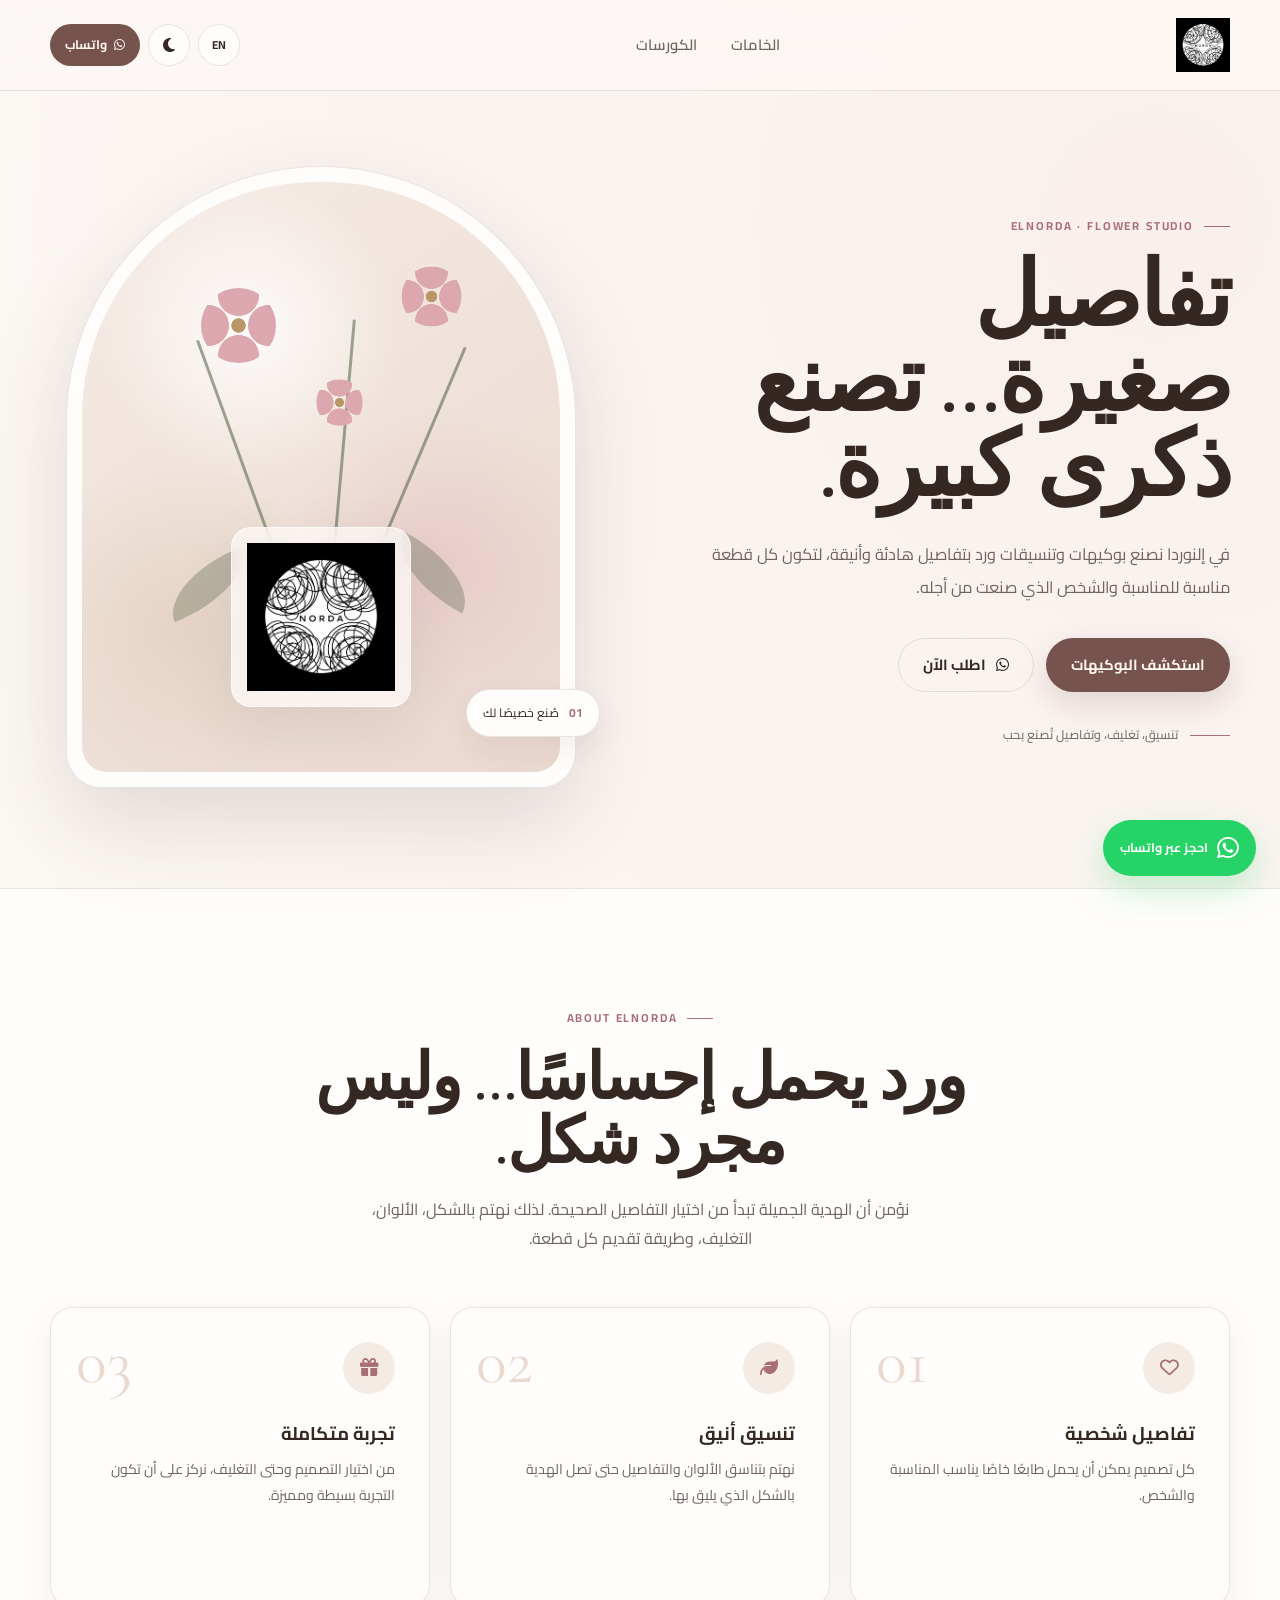
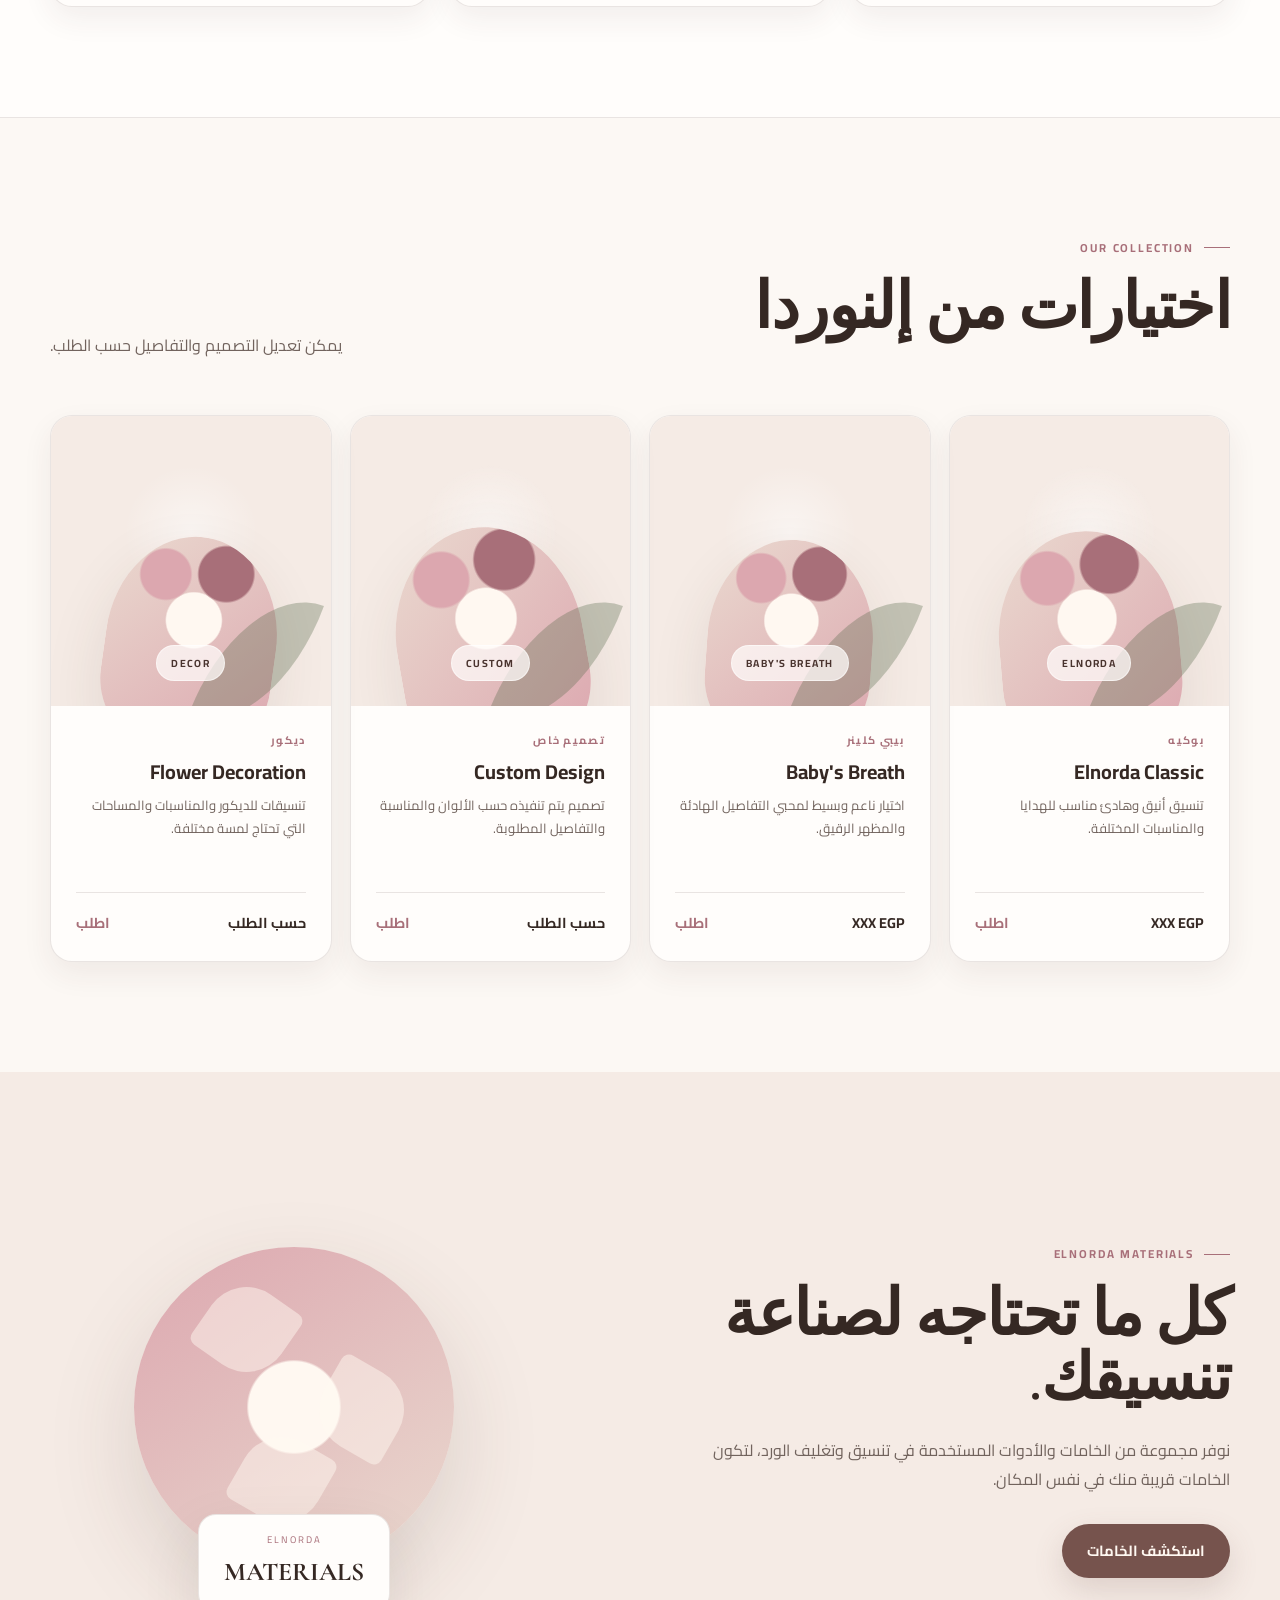
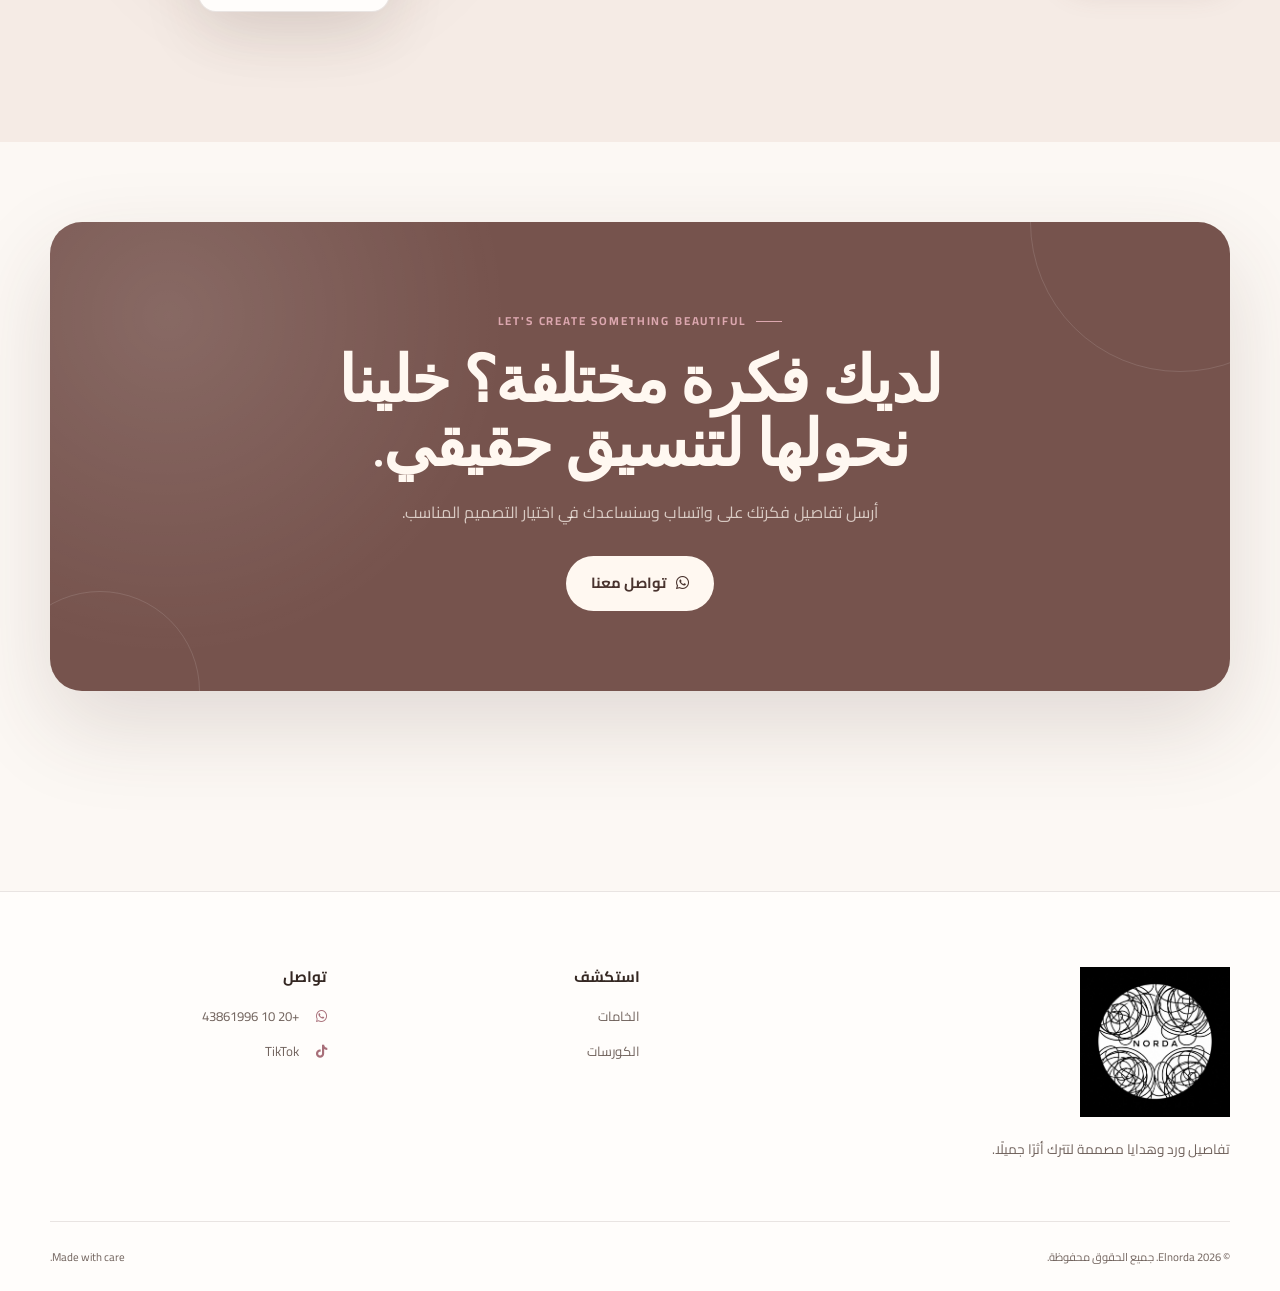
<file: index.html>
<!DOCTYPE html>
<html lang="ar" dir="rtl" data-theme="light">
<head>
    <meta charset="UTF-8">

    <script>
        (function () {
            try {
                const theme = localStorage.getItem("elnordaTheme") || "light";
                const language = localStorage.getItem("elnordaLanguage") || "ar";

                document.documentElement.dataset.theme = theme;
                document.documentElement.lang = language;
                document.documentElement.dir = language === "ar" ? "rtl" : "ltr";
            } catch (error) {
                document.documentElement.dataset.theme = "light";
            }
        })();
    </script>

    <meta name="viewport" content="width=device-width, initial-scale=1.0">

    <title>Elnorda | Flower Studio</title>

    <meta
        name="description"
        content="Elnorda — بوكيهات وتنسيقات ورد وهدايا بتفاصيل أنيقة ومميزة."
    >

    <meta name="theme-color" content="#8d625f">

    <link rel="preconnect" href="https://fonts.googleapis.com">
    <link rel="preconnect" href="https://fonts.gstatic.com" crossorigin>

    <link
        href="https://fonts.googleapis.com/css2?family=Cairo:wght@400;500;600;700&family=Cormorant+Garamond:wght@400;500;600;700&display=swap"
        rel="stylesheet"
    >

    <link
        rel="stylesheet"
        href="https://cdnjs.cloudflare.com/ajax/libs/font-awesome/6.5.2/css/all.min.css"
    >

    <link rel="stylesheet" href="css/style.css">
</head>

<body data-page="home">

<header class="site-header">
    <div class="container header-inner">

        <a class="brand" href="index.html" aria-label="Elnorda">
            <img
                src="png/logo.png"
                alt="Elnorda"
                data-alt-ar="إلنوردا"
                data-alt-en="Elnorda"
            >
        </a>

        <nav class="main-nav" aria-label="Main navigation">

            <a
                href="materials.html"
                data-ar="الخامات"
                data-en="Materials"
            >
                الخامات
            </a>

            <a
                href="courses.html"
                data-ar="الكورسات"
                data-en="Courses"
            >
                الكورسات
            </a>

        </nav>

        <div class="header-actions">

            <button
                class="icon-button"
                id="languageToggle"
                type="button"
                aria-label="Change language"
            >
                <span id="languageText">EN</span>
            </button>

            <button
                class="icon-button"
                id="themeToggle"
                type="button"
                aria-label="Change theme"
            >
                <i class="fa-solid fa-moon"></i>
            </button>

            <a
                class="header-whatsapp"
                href="https://wa.me/201043861996"
                target="_blank"
                rel="noopener"
                aria-label="WhatsApp"
            >
                <i class="fa-brands fa-whatsapp"></i>
                <span
                    data-ar="واتساب"
                    data-en="WhatsApp"
                >
                    واتساب
                </span>
            </a>

        </div>
    </div>
</header>


<main>

    <!-- HERO -->
    <section class="hero section">
        <div class="container hero-grid">

            <div class="hero-content reveal">

                <span
                    class="eyebrow"
                    data-ar="ELNORDA · FLOWER STUDIO"
                    data-en="ELNORDA · FLOWER STUDIO"
                >
                    ELNORDA · FLOWER STUDIO
                </span>

                <h1
                    data-ar="تفاصيل صغيرة… تصنع ذكرى كبيرة."
                    data-en="Small details… create unforgettable memories."
                >
                    تفاصيل صغيرة… تصنع ذكرى كبيرة.
                </h1>

                <p
                    data-ar="في إلنوردا نصنع بوكيهات وتنسيقات ورد بتفاصيل هادئة وأنيقة، لتكون كل قطعة مناسبة للمناسبة والشخص الذي صنعت من أجله."
                    data-en="At Elnorda, we create elegant flower bouquets and arrangements with thoughtful details, designed around every occasion and every person."
                >
                    في إلنوردا نصنع بوكيهات وتنسيقات ورد بتفاصيل هادئة وأنيقة، لتكون كل قطعة مناسبة للمناسبة والشخص الذي صنعت من أجله.
                </p>

                <div class="hero-buttons">

                    <a
                        class="btn btn-primary"
                        href="#products"
                        data-ar="استكشف البوكيهات"
                        data-en="Explore Bouquets"
                    >
                        استكشف البوكيهات
                    </a>

                    <a
                        class="btn btn-outline"
                        href="https://wa.me/201043861996"
                        target="_blank"
                        rel="noopener"
                    >
                        <i class="fa-brands fa-whatsapp"></i>
                        <span
                            data-ar="اطلب الآن"
                            data-en="Order Now"
                        >
                            اطلب الآن
                        </span>
                    </a>

                </div>

                <div class="hero-note">
                    <span class="note-line"></span>
                    <span
                        data-ar="تنسيق، تغليف، وتفاصيل تُصنع بحب"
                        data-en="Arrangements, packaging, and details made with care"
                    >
                        تنسيق، تغليف، وتفاصيل تُصنع بحب
                    </span>
                </div>

            </div>


            <div class="hero-visual reveal">

                <div class="hero-frame">

                    <div class="hero-decoration hero-decoration-one"></div>
                    <div class="hero-decoration hero-decoration-two"></div>

                    <div class="hero-image-placeholder">

                        <div class="floral-art">
                            <span class="stem stem-1"></span>
                            <span class="stem stem-2"></span>
                            <span class="stem stem-3"></span>

                            <span class="flower flower-1"></span>
                            <span class="flower flower-2"></span>
                            <span class="flower flower-3"></span>

                            <span class="leaf leaf-1"></span>
                            <span class="leaf leaf-2"></span>
                            <span class="leaf leaf-3"></span>
                        </div>

                        <div class="hero-logo-mark">
                            <img src="png/logo.png" alt="Elnorda">
                        </div>

                    </div>

                    <div class="hero-caption">
                        <span>01</span>
                        <span
                            data-ar="صُنع خصيصًا لك"
                            data-en="Made specially for you"
                        >
                            صُنع خصيصًا لك
                        </span>
                    </div>

                </div>

            </div>

        </div>
    </section>


    <!-- INTRO -->
    <section class="intro section">
        <div class="container">

            <div class="section-heading centered reveal">

                <span
                    class="eyebrow"
                    data-ar="ABOUT ELNORDA"
                    data-en="ABOUT ELNORDA"
                >
                    ABOUT ELNORDA
                </span>

                <h2
                    data-ar="ورد يحمل إحساسًا… وليس مجرد شكل."
                    data-en="Flowers that carry a feeling, not just a look."
                >
                    ورد يحمل إحساسًا… وليس مجرد شكل.
                </h2>

                <p
                    data-ar="نؤمن أن الهدية الجميلة تبدأ من اختيار التفاصيل الصحيحة. لذلك نهتم بالشكل، الألوان، التغليف، وطريقة تقديم كل قطعة."
                    data-en="We believe a beautiful gift begins with the right details. That is why we care about the flowers, colors, packaging, and presentation of every piece."
                >
                    نؤمن أن الهدية الجميلة تبدأ من اختيار التفاصيل الصحيحة. لذلك نهتم بالشكل، الألوان، التغليف، وطريقة تقديم كل قطعة.
                </p>

            </div>


            <div class="values-grid">

                <article class="value-card reveal">
                    <span class="value-number">01</span>

                    <div class="value-icon">
                        <i class="fa-regular fa-heart"></i>
                    </div>

                    <h3
                        data-ar="تفاصيل شخصية"
                        data-en="Personal Details"
                    >
                        تفاصيل شخصية
                    </h3>

                    <p
                        data-ar="كل تصميم يمكن أن يحمل طابعًا خاصًا يناسب المناسبة والشخص."
                        data-en="Every design can have a personal touch that fits the occasion and the recipient."
                    >
                        كل تصميم يمكن أن يحمل طابعًا خاصًا يناسب المناسبة والشخص.
                    </p>
                </article>


                <article class="value-card reveal">
                    <span class="value-number">02</span>

                    <div class="value-icon">
                        <i class="fa-solid fa-leaf"></i>
                    </div>

                    <h3
                        data-ar="تنسيق أنيق"
                        data-en="Elegant Arrangements"
                    >
                        تنسيق أنيق
                    </h3>

                    <p
                        data-ar="نهتم بتناسق الألوان والتفاصيل حتى تصل الهدية بالشكل الذي يليق بها."
                        data-en="We carefully balance colors and details so your gift arrives beautifully presented."
                    >
                        نهتم بتناسق الألوان والتفاصيل حتى تصل الهدية بالشكل الذي يليق بها.
                    </p>
                </article>


                <article class="value-card reveal">
                    <span class="value-number">03</span>

                    <div class="value-icon">
                        <i class="fa-solid fa-gift"></i>
                    </div>

                    <h3
                        data-ar="تجربة متكاملة"
                        data-en="A Complete Experience"
                    >
                        تجربة متكاملة
                    </h3>

                    <p
                        data-ar="من اختيار التصميم وحتى التغليف، نركز على أن تكون التجربة بسيطة ومميزة."
                        data-en="From choosing the design to packaging, we keep the experience simple and memorable."
                    >
                        من اختيار التصميم وحتى التغليف، نركز على أن تكون التجربة بسيطة ومميزة.
                    </p>
                </article>

            </div>

        </div>
    </section>


    <!-- PRODUCTS -->
    <section class="products section" id="products">
        <div class="container">

            <div class="section-heading reveal">

                <div>
                    <span
                        class="eyebrow"
                        data-ar="OUR COLLECTION"
                        data-en="OUR COLLECTION"
                    >
                        OUR COLLECTION
                    </span>

                    <h2
                        data-ar="اختيارات من إلنوردا"
                        data-en="Elnorda Collection"
                    >
                        اختيارات من إلنوردا
                    </h2>
                </div>

                <p
                    data-ar="يمكن تعديل التصميم والتفاصيل حسب الطلب."
                    data-en="Design and details can be customized upon request."
                >
                    يمكن تعديل التصميم والتفاصيل حسب الطلب.
                </p>

            </div>


            <div class="products-grid">

                <article class="product-card reveal">

                    <div class="product-image product-image-1">
                        <span
                            data-ar="ELNORDA"
                            data-en="ELNORDA"
                        >
                            ELNORDA
                        </span>
                    </div>

                    <div class="product-body">

                        <span
                            class="product-category"
                            data-ar="بوكيه"
                            data-en="Bouquet"
                        >
                            بوكيه
                        </span>

                        <h3
                            data-ar="Elnorda Classic"
                            data-en="Elnorda Classic"
                        >
                            Elnorda Classic
                        </h3>

                        <p
                            data-ar="تنسيق أنيق وهادئ مناسب للهدايا والمناسبات المختلفة."
                            data-en="A refined and elegant arrangement suitable for gifts and special occasions."
                        >
                            تنسيق أنيق وهادئ مناسب للهدايا والمناسبات المختلفة.
                        </p>

                        <div class="product-bottom">
                            <strong>XXX EGP</strong>

                            <button
                                class="text-button order-product"
                                type="button"
                                data-product-ar="Elnorda Classic"
                                data-product-en="Elnorda Classic"
                                data-ar="اطلب"
                                data-en="Order"
                            >
                                اطلب
                            </button>
                        </div>

                    </div>
                </article>


                <article class="product-card reveal">

                    <div class="product-image product-image-2">
                        <span
                            data-ar="BABY'S BREATH"
                            data-en="BABY'S BREATH"
                        >
                            BABY'S BREATH
                        </span>
                    </div>

                    <div class="product-body">

                        <span
                            class="product-category"
                            data-ar="بيبي كلينر"
                            data-en="Baby's Breath"
                        >
                            بيبي كلينر
                        </span>

                        <h3
                            data-ar="Baby's Breath"
                            data-en="Baby's Breath"
                        >
                            Baby's Breath
                        </h3>

                        <p
                            data-ar="اختيار ناعم وبسيط لمحبي التفاصيل الهادئة والمظهر الرقيق."
                            data-en="A soft and delicate choice for those who love subtle and graceful arrangements."
                        >
                            اختيار ناعم وبسيط لمحبي التفاصيل الهادئة والمظهر الرقيق.
                        </p>

                        <div class="product-bottom">
                            <strong>XXX EGP</strong>

                            <button
                                class="text-button order-product"
                                type="button"
                                data-product-ar="Baby's Breath"
                                data-product-en="Baby's Breath"
                                data-ar="اطلب"
                                data-en="Order"
                            >
                                اطلب
                            </button>
                        </div>

                    </div>
                </article>


                <article class="product-card reveal">

                    <div class="product-image product-image-3">
                        <span
                            data-ar="CUSTOM"
                            data-en="CUSTOM"
                        >
                            CUSTOM
                        </span>
                    </div>

                    <div class="product-body">

                        <span
                            class="product-category"
                            data-ar="تصميم خاص"
                            data-en="Custom Design"
                        >
                            تصميم خاص
                        </span>

                        <h3
                            data-ar="Custom Design"
                            data-en="Custom Design"
                        >
                            Custom Design
                        </h3>

                        <p
                            data-ar="تصميم يتم تنفيذه حسب الألوان والمناسبة والتفاصيل المطلوبة."
                            data-en="A custom arrangement designed around your preferred colors, occasion, and details."
                        >
                            تصميم يتم تنفيذه حسب الألوان والمناسبة والتفاصيل المطلوبة.
                        </p>

                        <div class="product-bottom">
                            <strong
                                data-ar="حسب الطلب"
                                data-en="Custom"
                            >
                                حسب الطلب
                            </strong>

                            <button
                                class="text-button order-product"
                                type="button"
                                data-product-ar="Custom Design"
                                data-product-en="Custom Design"
                                data-ar="اطلب"
                                data-en="Order"
                            >
                                اطلب
                            </button>
                        </div>

                    </div>
                </article>


                <article class="product-card reveal">

                    <div class="product-image product-image-4">
                        <span
                            data-ar="DECOR"
                            data-en="DECOR"
                        >
                            DECOR
                        </span>
                    </div>

                    <div class="product-body">

                        <span
                            class="product-category"
                            data-ar="ديكور"
                            data-en="Decor"
                        >
                            ديكور
                        </span>

                        <h3
                            data-ar="Flower Decoration"
                            data-en="Flower Decoration"
                        >
                            Flower Decoration
                        </h3>

                        <p
                            data-ar="تنسيقات للديكور والمناسبات والمساحات التي تحتاج لمسة مختلفة."
                            data-en="Floral arrangements for events, spaces, and occasions that need an elegant touch."
                        >
                            تنسيقات للديكور والمناسبات والمساحات التي تحتاج لمسة مختلفة.
                        </p>

                        <div class="product-bottom">
                            <strong
                                data-ar="حسب الطلب"
                                data-en="Custom"
                            >
                                حسب الطلب
                            </strong>

                            <button
                                class="text-button order-product"
                                type="button"
                                data-product-ar="Flower Decoration"
                                data-product-en="Flower Decoration"
                                data-ar="اطلب"
                                data-en="Order"
                            >
                                اطلب
                            </button>
                        </div>

                    </div>
                </article>

            </div>

        </div>
    </section>


    <!-- MATERIALS TEASER -->
    <section class="feature-section section">
        <div class="container feature-grid">

            <div class="feature-copy reveal">

                <span
                    class="eyebrow"
                    data-ar="ELNORDA MATERIALS"
                    data-en="ELNORDA MATERIALS"
                >
                    ELNORDA MATERIALS
                </span>

                <h2
                    data-ar="كل ما تحتاجه لصناعة تنسيقك."
                    data-en="Everything you need to create your arrangement."
                >
                    كل ما تحتاجه لصناعة تنسيقك.
                </h2>

                <p
                    data-ar="نوفر مجموعة من الخامات والأدوات المستخدمة في تنسيق وتغليف الورد، لتكون الخامات قريبة منك في نفس المكان."
                    data-en="Explore flowers, packaging materials, ribbons, accessories, and tools for creating your own arrangements."
                >
                    نوفر مجموعة من الخامات والأدوات المستخدمة في تنسيق وتغليف الورد، لتكون الخامات قريبة منك في نفس المكان.
                </p>

                <a
                    class="btn btn-primary"
                    href="materials.html"
                    data-ar="استكشف الخامات"
                    data-en="Explore Materials"
                >
                    استكشف الخامات
                </a>

            </div>


            <div class="feature-art reveal">

                <div class="feature-circle">
                    <span></span>
                    <span></span>
                    <span></span>
                </div>

                <div class="feature-label">
                    <small>ELNORDA</small>
                    <strong
                        data-ar="MATERIALS"
                        data-en="MATERIALS"
                    >
                        MATERIALS
                    </strong>
                </div>

            </div>

        </div>
    </section>


    <!-- CTA -->
    <section class="cta-section section">
        <div class="container">

            <div class="cta-card reveal">

                <span
                    class="eyebrow"
                    data-ar="LET'S CREATE SOMETHING BEAUTIFUL"
                    data-en="LET'S CREATE SOMETHING BEAUTIFUL"
                >
                    LET'S CREATE SOMETHING BEAUTIFUL
                </span>

                <h2
                    data-ar="لديك فكرة مختلفة؟ خلينا نحولها لتنسيق حقيقي."
                    data-en="Have a different idea? Let's turn it into a real arrangement."
                >
                    لديك فكرة مختلفة؟ خلينا نحولها لتنسيق حقيقي.
                </h2>

                <p
                    data-ar="أرسل تفاصيل فكرتك على واتساب وسنساعدك في اختيار التصميم المناسب."
                    data-en="Send us your idea on WhatsApp and we will help you choose the right design."
                >
                    أرسل تفاصيل فكرتك على واتساب وسنساعدك في اختيار التصميم المناسب.
                </p>

                <a
                    class="btn btn-light"
                    href="https://wa.me/201043861996"
                    target="_blank"
                    rel="noopener"
                >
                    <i class="fa-brands fa-whatsapp"></i>

                    <span
                        data-ar="تواصل معنا"
                        data-en="Contact Us"
                    >
                        تواصل معنا
                    </span>
                </a>

            </div>

        </div>
    </section>

</main>


<!-- ORDER MODAL -->
<div
    class="modal"
    id="orderModal"
    aria-hidden="true"
    role="dialog"
    aria-modal="true"
    aria-labelledby="orderModalTitle"
>
    <div class="modal-overlay" data-close-modal></div>

    <div class="modal-box">

        <button
            class="modal-close"
            type="button"
            data-close-modal
            aria-label="Close"
        >
            <i class="fa-solid fa-xmark"></i>
        </button>

        <span
            class="eyebrow"
            data-ar="ORDER DETAILS"
            data-en="ORDER DETAILS"
        >
            ORDER DETAILS
        </span>

        <h2
            id="orderModalTitle"
            data-ar="تفاصيل الطلب"
            data-en="Order Details"
        >
            تفاصيل الطلب
        </h2>

        <p
            class="modal-description"
            data-ar="أكمل البيانات وسنجهز لك رسالة الطلب على واتساب."
            data-en="Fill in the details and we will prepare your WhatsApp order message."
        >
            أكمل البيانات وسنجهز لك رسالة الطلب على واتساب.
        </p>


        <form id="orderForm">

            <input type="hidden" id="selectedProduct">

            <div class="form-group">
                <label
                    for="orderName"
                    data-ar="الاسم"
                    data-en="Name"
                >
                    الاسم
                </label>

                <input
                    id="orderName"
                    name="name"
                    type="text"
                    required
                    data-placeholder-ar="اكتب الاسم"
                    data-placeholder-en="Enter your name"
                    placeholder="اكتب الاسم"
                >
            </div>


            <div class="form-row">

                <div class="form-group">
                    <label
                        for="orderQuantity"
                        data-ar="الكمية"
                        data-en="Quantity"
                    >
                        الكمية
                    </label>

                    <input
                        id="orderQuantity"
                        name="quantity"
                        type="number"
                        min="1"
                        value="1"
                        required
                    >
                </div>


                <div class="form-group">
                    <label
                        for="orderPhone"
                        data-ar="رقم الهاتف"
                        data-en="Phone"
                    >
                        رقم الهاتف
                    </label>

                    <input
                        id="orderPhone"
                        name="phone"
                        type="tel"
                        required
                        data-placeholder-ar="رقم الهاتف"
                        data-placeholder-en="Phone number"
                        placeholder="رقم الهاتف"
                    >
                </div>

            </div>


            <div class="form-group">
                <label
                    for="recipientName"
                    data-ar="اسم المستلم"
                    data-en="Recipient Name"
                >
                    اسم المستلم
                </label>

                <input
                    id="recipientName"
                    name="recipient"
                    type="text"
                    required
                    data-placeholder-ar="اسم الشخص المستلم"
                    data-placeholder-en="Recipient name"
                    placeholder="اسم الشخص المستلم"
                >
            </div>


            <div class="form-group">
                <label
                    for="orderAddress"
                    data-ar="العنوان"
                    data-en="Address"
                >
                    العنوان
                </label>

                <input
                    id="orderAddress"
                    name="address"
                    type="text"
                    required
                    data-placeholder-ar="عنوان التوصيل"
                    data-placeholder-en="Delivery address"
                    placeholder="عنوان التوصيل"
                >
            </div>


            <div class="form-group">
                <label
                    for="orderNotes"
                    data-ar="ملاحظات"
                    data-en="Notes"
                >
                    ملاحظات
                </label>

                <textarea
                    id="orderNotes"
                    name="notes"
                    rows="3"
                    data-placeholder-ar="أي تفاصيل إضافية..."
                    data-placeholder-en="Any additional details..."
                    placeholder="أي تفاصيل إضافية..."
                ></textarea>
            </div>


            <button class="btn btn-primary form-submit" type="submit">

                <i class="fa-brands fa-whatsapp"></i>

                <span
                    data-ar="إرسال الطلب على واتساب"
                    data-en="Send Order on WhatsApp"
                >
                    إرسال الطلب على واتساب
                </span>

            </button>

        </form>

    </div>
</div>


<!-- FLOATING WHATSAPP -->
<a
    class="floating-whatsapp"
    href="https://wa.me/201043861996"
    target="_blank"
    rel="noopener"
    aria-label="WhatsApp"
>
    <i class="fa-brands fa-whatsapp"></i>

    <span
        data-ar="احجز عبر واتساب"
        data-en="Book via WhatsApp"
    >
        احجز عبر واتساب
    </span>
</a>


<footer class="site-footer">

    <div class="container footer-main">

        <div class="footer-brand">

            <img src="png/logo.png" alt="Elnorda">

            <p
                data-ar="تفاصيل ورد وهدايا مصممة لتترك أثرًا جميلًا."
                data-en="Thoughtfully designed flowers and gifts made to leave a beautiful impression."
            >
                تفاصيل ورد وهدايا مصممة لتترك أثرًا جميلًا.
            </p>

        </div>


        <div class="footer-column">

            <h3
                data-ar="استكشف"
                data-en="Explore"
            >
                استكشف
            </h3>

            <a
                href="materials.html"
                data-ar="الخامات"
                data-en="Materials"
            >
                الخامات
            </a>

            <a
                href="courses.html"
                data-ar="الكورسات"
                data-en="Courses"
            >
                الكورسات
            </a>

        </div>


        <div class="footer-column">

            <h3
                data-ar="تواصل"
                data-en="Contact"
            >
                تواصل
            </h3>

            <a
                href="https://wa.me/201043861996"
                target="_blank"
                rel="noopener"
            >
                <i class="fa-brands fa-whatsapp"></i>
                +20 10 43861996
            </a>

            <a
                href="https://www.tiktok.com/@norda1022"
                target="_blank"
                rel="noopener"
            >
                <i class="fa-brands fa-tiktok"></i>
                TikTok
            </a>

        </div>

    </div>


    <div class="container footer-bottom">

        <span>
            © <span id="currentYear"></span>
            <span
                data-ar="Elnorda. جميع الحقوق محفوظة."
                data-en="Elnorda. All rights reserved."
            >
                Elnorda. جميع الحقوق محفوظة.
            </span>
        </span>

        <span
            data-ar="Made with care."
            data-en="Made with care."
        >
            Made with care.
        </span>

    </div>

</footer>


<script src="js/main.js" defer></script>

</body>
</html>
</file>
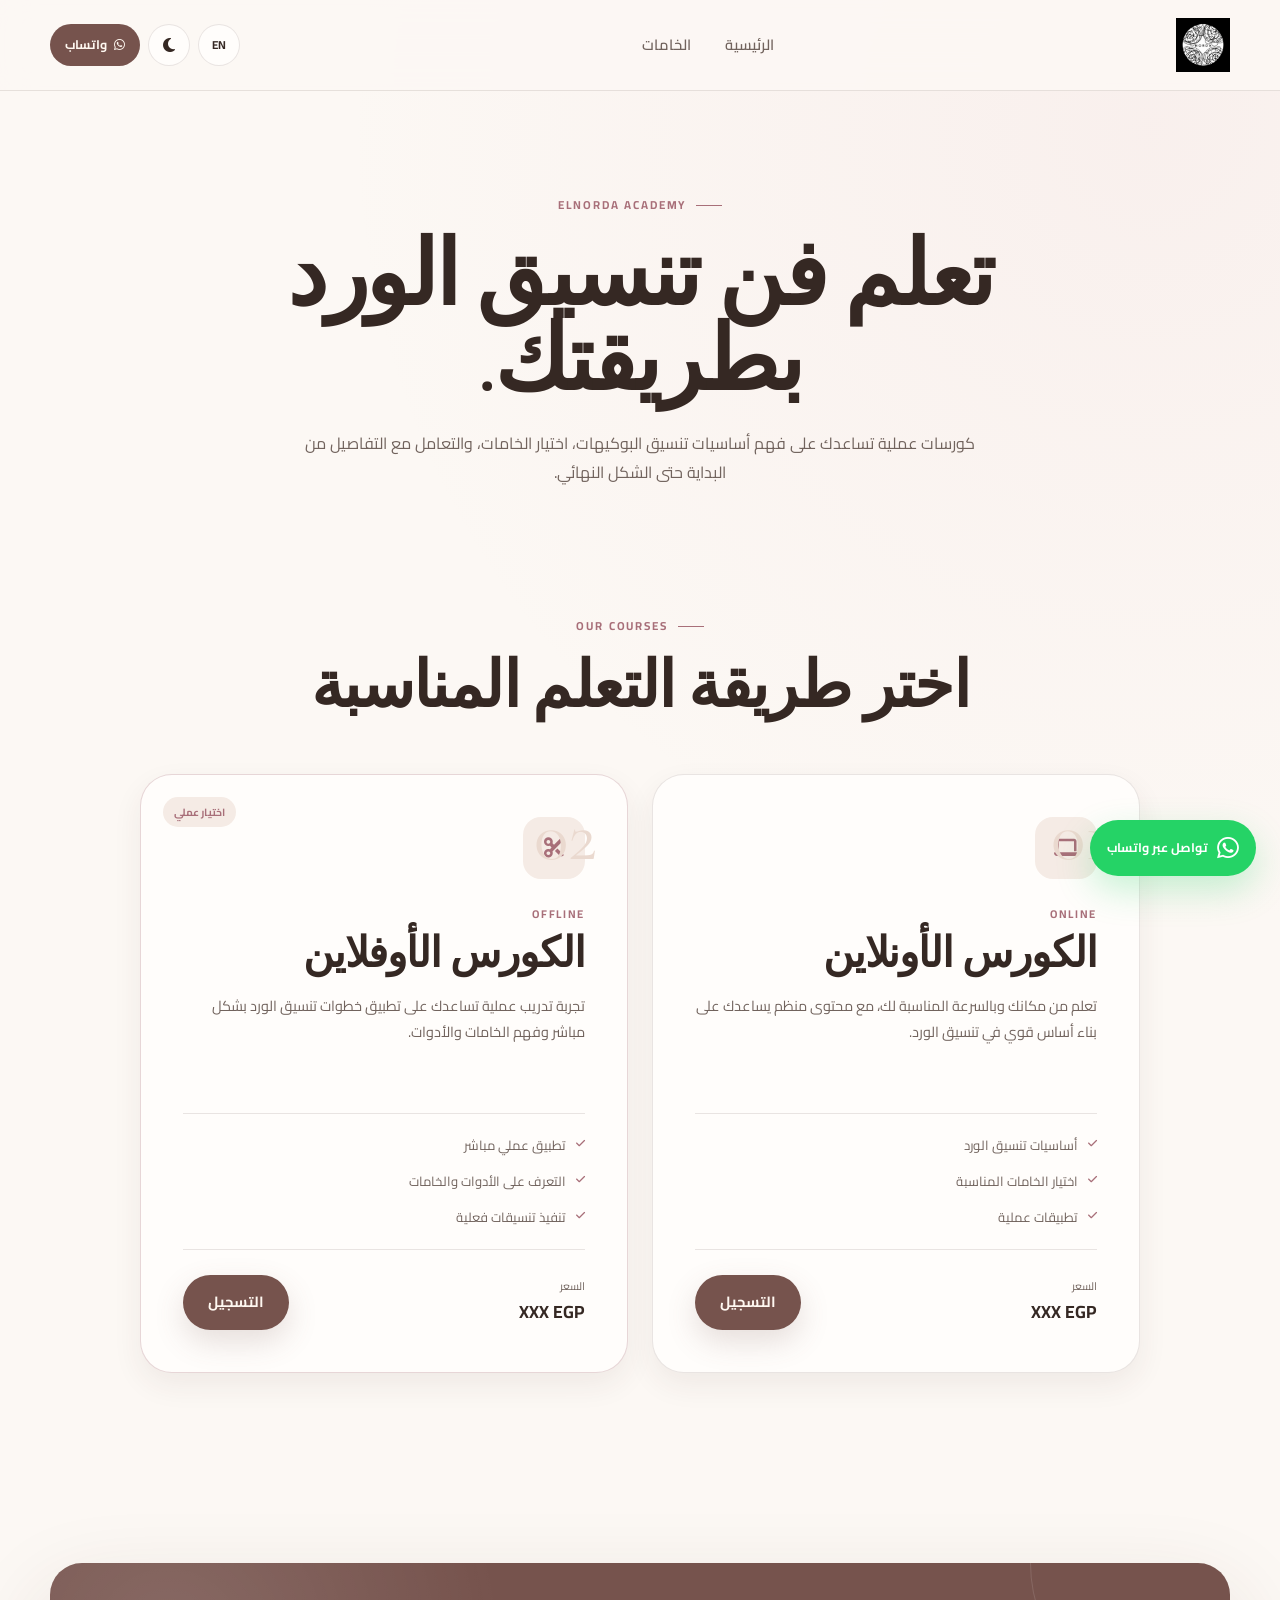
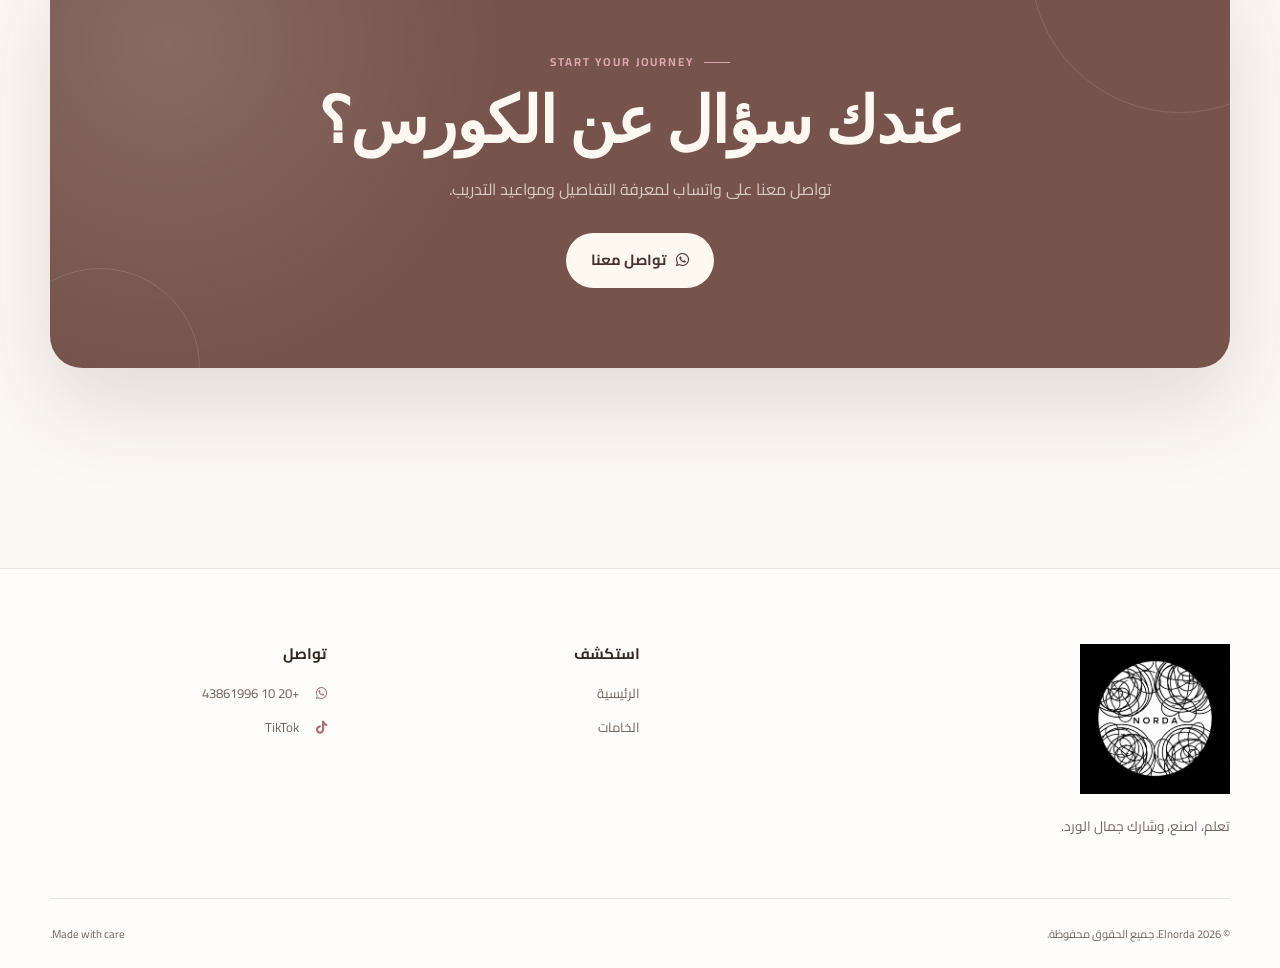
<file: courses.html>
<!DOCTYPE html>
<html lang="ar" dir="rtl" data-theme="light">
<head>
    <meta charset="UTF-8">

    <script>
        (function () {
            try {
                const theme = localStorage.getItem("elnordaTheme") || "light";
                const language = localStorage.getItem("elnordaLanguage") || "ar";

                document.documentElement.dataset.theme = theme;
                document.documentElement.lang = language;
                document.documentElement.dir = language === "ar" ? "rtl" : "ltr";
            } catch (error) {
                document.documentElement.dataset.theme = "light";
            }
        })();
    </script>

    <meta name="viewport" content="width=device-width, initial-scale=1.0">

    <title>Elnorda | Courses</title>

    <meta
        name="description"
        content="Elnorda courses — online and offline flower arrangement courses."
    >

    <meta name="theme-color" content="#8d625f">

    <link rel="preconnect" href="https://fonts.googleapis.com">
    <link rel="preconnect" href="https://fonts.gstatic.com" crossorigin>

    <link
        href="https://fonts.googleapis.com/css2?family=Cairo:wght@400;500;600;700&family=Cormorant+Garamond:wght@400;500;600;700&display=swap"
        rel="stylesheet"
    >

    <link
        rel="stylesheet"
        href="https://cdnjs.cloudflare.com/ajax/libs/font-awesome/6.5.2/css/all.min.css"
    >

    <link rel="stylesheet" href="css/style.css">
</head>

<body data-page="courses">

<header class="site-header">
    <div class="container header-inner">

        <a class="brand" href="index.html" aria-label="Elnorda">
            <img src="png/logo.png" alt="Elnorda">
        </a>

        <nav class="main-nav" aria-label="Main navigation">

            <a
                href="index.html"
                data-ar="الرئيسية"
                data-en="Home"
            >
                الرئيسية
            </a>

            <a
                href="materials.html"
                data-ar="الخامات"
                data-en="Materials"
            >
                الخامات
            </a>

        </nav>

        <div class="header-actions">

            <button
                class="icon-button"
                id="languageToggle"
                type="button"
                aria-label="Change language"
            >
                <span id="languageText">EN</span>
            </button>

            <button
                class="icon-button"
                id="themeToggle"
                type="button"
                aria-label="Change theme"
            >
                <i class="fa-solid fa-moon"></i>
            </button>

            <a
                class="header-whatsapp"
                href="https://wa.me/201043861996"
                target="_blank"
                rel="noopener"
            >
                <i class="fa-brands fa-whatsapp"></i>

                <span
                    data-ar="واتساب"
                    data-en="WhatsApp"
                >
                    واتساب
                </span>
            </a>

        </div>

    </div>
</header>


<main>

    <section class="page-hero section">
        <div class="container page-hero-inner reveal">

            <span
                class="eyebrow"
                data-ar="ELNORDA ACADEMY"
                data-en="ELNORDA ACADEMY"
            >
                ELNORDA ACADEMY
            </span>

            <h1
                data-ar="تعلم فن تنسيق الورد بطريقتك."
                data-en="Learn the art of flower arranging your way."
            >
                تعلم فن تنسيق الورد بطريقتك.
            </h1>

            <p
                data-ar="كورسات عملية تساعدك على فهم أساسيات تنسيق البوكيهات، اختيار الخامات، والتعامل مع التفاصيل من البداية حتى الشكل النهائي."
                data-en="Practical courses covering bouquet arrangement, material selection, and the details that take your work from the first step to the final result."
            >
                كورسات عملية تساعدك على فهم أساسيات تنسيق البوكيهات، اختيار الخامات، والتعامل مع التفاصيل من البداية حتى الشكل النهائي.
            </p>

        </div>
    </section>


    <section class="courses-section section">
        <div class="container">

            <div class="section-heading centered reveal">

                <span
                    class="eyebrow"
                    data-ar="OUR COURSES"
                    data-en="OUR COURSES"
                >
                    OUR COURSES
                </span>

                <h2
                    data-ar="اختر طريقة التعلم المناسبة"
                    data-en="Choose the learning format that suits you"
                >
                    اختر طريقة التعلم المناسبة
                </h2>

            </div>


            <div class="courses-grid">

                <!-- ONLINE -->
                <article class="course-card reveal">

                    <div class="course-number">01</div>

                    <div class="course-icon">
                        <i class="fa-solid fa-laptop"></i>
                    </div>

                    <span
                        class="course-type"
                        data-ar="ONLINE"
                        data-en="ONLINE"
                    >
                        ONLINE
                    </span>

                    <h2
                        data-ar="الكورس الأونلاين"
                        data-en="Online Course"
                    >
                        الكورس الأونلاين
                    </h2>

                    <p
                        data-ar="تعلم من مكانك وبالسرعة المناسبة لك، مع محتوى منظم يساعدك على بناء أساس قوي في تنسيق الورد."
                        data-en="Learn from wherever you are at your own pace with structured content that builds a strong foundation in flower arranging."
                    >
                        تعلم من مكانك وبالسرعة المناسبة لك، مع محتوى منظم يساعدك على بناء أساس قوي في تنسيق الورد.
                    </p>

                    <ul class="course-list">

                        <li>
                            <i class="fa-solid fa-check"></i>

                            <span
                                data-ar="أساسيات تنسيق الورد"
                                data-en="Flower arrangement basics"
                            >
                                أساسيات تنسيق الورد
                            </span>
                        </li>

                        <li>
                            <i class="fa-solid fa-check"></i>

                            <span
                                data-ar="اختيار الخامات المناسبة"
                                data-en="Choosing the right materials"
                            >
                                اختيار الخامات المناسبة
                            </span>
                        </li>

                        <li>
                            <i class="fa-solid fa-check"></i>

                            <span
                                data-ar="تطبيقات عملية"
                                data-en="Practical applications"
                            >
                                تطبيقات عملية
                            </span>
                        </li>

                    </ul>

                    <div class="course-footer">

                        <div>
                            <small
                                data-ar="السعر"
                                data-en="Price"
                            >
                                السعر
                            </small>

                            <strong>XXX EGP</strong>
                        </div>

                        <button
                            class="btn btn-primary register-course"
                            type="button"
                            data-course-ar="الكورس الأونلاين"
                            data-course-en="Online Course"
                            data-ar="التسجيل"
                            data-en="Register"
                        >
                            التسجيل
                        </button>

                    </div>

                </article>


                <!-- OFFLINE -->
                <article class="course-card course-card-featured reveal">

                    <div class="course-badge">
                        <span
                            data-ar="اختيار عملي"
                            data-en="Hands-on"
                        >
                            اختيار عملي
                        </span>
                    </div>

                    <div class="course-number">02</div>

                    <div class="course-icon">
                        <i class="fa-solid fa-scissors"></i>
                    </div>

                    <span
                        class="course-type"
                        data-ar="OFFLINE"
                        data-en="OFFLINE"
                    >
                        OFFLINE
                    </span>

                    <h2
                        data-ar="الكورس الأوفلاين"
                        data-en="Offline Course"
                    >
                        الكورس الأوفلاين
                    </h2>

                    <p
                        data-ar="تجربة تدريب عملية تساعدك على تطبيق خطوات تنسيق الورد بشكل مباشر وفهم الخامات والأدوات."
                        data-en="A hands-on training experience where you practice flower arrangement techniques and work directly with materials and tools."
                    >
                        تجربة تدريب عملية تساعدك على تطبيق خطوات تنسيق الورد بشكل مباشر وفهم الخامات والأدوات.
                    </p>

                    <ul class="course-list">

                        <li>
                            <i class="fa-solid fa-check"></i>

                            <span
                                data-ar="تطبيق عملي مباشر"
                                data-en="Hands-on practice"
                            >
                                تطبيق عملي مباشر
                            </span>
                        </li>

                        <li>
                            <i class="fa-solid fa-check"></i>

                            <span
                                data-ar="التعرف على الأدوات والخامات"
                                data-en="Tools and materials"
                            >
                                التعرف على الأدوات والخامات
                            </span>
                        </li>

                        <li>
                            <i class="fa-solid fa-check"></i>

                            <span
                                data-ar="تنفيذ تنسيقات فعلية"
                                data-en="Real arrangements"
                            >
                                تنفيذ تنسيقات فعلية
                            </span>
                        </li>

                    </ul>

                    <div class="course-footer">

                        <div>
                            <small
                                data-ar="السعر"
                                data-en="Price"
                            >
                                السعر
                            </small>

                            <strong>XXX EGP</strong>
                        </div>

                        <button
                            class="btn btn-primary register-course"
                            type="button"
                            data-course-ar="الكورس الأوفلاين"
                            data-course-en="Offline Course"
                            data-ar="التسجيل"
                            data-en="Register"
                        >
                            التسجيل
                        </button>

                    </div>

                </article>

            </div>

        </div>
    </section>


    <section class="cta-section section">
        <div class="container">

            <div class="cta-card reveal">

                <span
                    class="eyebrow"
                    data-ar="START YOUR JOURNEY"
                    data-en="START YOUR JOURNEY"
                >
                    START YOUR JOURNEY
                </span>

                <h2
                    data-ar="عندك سؤال عن الكورس؟"
                    data-en="Have a question about the courses?"
                >
                    عندك سؤال عن الكورس؟

                </h2>

                <p
                    data-ar="تواصل معنا على واتساب لمعرفة التفاصيل ومواعيد التدريب."
                    data-en="Contact us on WhatsApp for course details and available schedules."
                >
                    تواصل معنا على واتساب لمعرفة التفاصيل ومواعيد التدريب.
                </p>

                <a
                    class="btn btn-light"
                    href="https://wa.me/201043861996"
                    target="_blank"
                    rel="noopener"
                >
                    <i class="fa-brands fa-whatsapp"></i>

                    <span
                        data-ar="تواصل معنا"
                        data-en="Contact Us"
                    >
                        تواصل معنا
                    </span>
                </a>

            </div>

        </div>
    </section>

</main>


<!-- COURSE MODAL -->
<div
    class="modal"
    id="courseModal"
    aria-hidden="true"
    role="dialog"
    aria-modal="true"
    aria-labelledby="courseModalTitle"
>
    <div class="modal-overlay" data-close-modal></div>

    <div class="modal-box">

        <button
            class="modal-close"
            type="button"
            data-close-modal
            aria-label="Close"
        >
            <i class="fa-solid fa-xmark"></i>
        </button>

        <span
            class="eyebrow"
            data-ar="COURSE REGISTRATION"
            data-en="COURSE REGISTRATION"
        >
            COURSE REGISTRATION
        </span>

        <h2
            id="courseModalTitle"
            data-ar="بيانات التسجيل"
            data-en="Registration Details"
        >
            بيانات التسجيل
        </h2>

        <p
            class="modal-description"
            data-ar="أكمل البيانات وسنجهز لك رسالة التسجيل على واتساب."
            data-en="Fill in your details and we will prepare your WhatsApp registration message."
        >
            أكمل البيانات وسنجهز لك رسالة التسجيل على واتساب.
        </p>


        <form id="courseForm">

            <input type="hidden" id="selectedCourse">

            <div class="form-group">

                <label
                    for="courseName"
                    data-ar="الاسم"
                    data-en="Name"
                >
                    الاسم
                </label>

                <input
                    id="courseName"
                    type="text"
                    required
                    data-placeholder-ar="اكتب الاسم"
                    data-placeholder-en="Enter your name"
                    placeholder="اكتب الاسم"
                >

            </div>


            <div class="form-row">

                <div class="form-group">

                    <label
                        for="courseAge"
                        data-ar="العمر"
                        data-en="Age"
                    >
                        العمر
                    </label>

                    <input
                        id="courseAge"
                        type="number"
                        min="10"
                        max="100"
                        required
                        data-placeholder-ar="العمر"
                        data-placeholder-en="Age"
                        placeholder="العمر"
                    >

                </div>


                <div class="form-group">

                    <label
                        for="coursePhone"
                        data-ar="رقم الهاتف"
                        data-en="Phone"
                    >
                        رقم الهاتف
                    </label>

                    <input
                        id="coursePhone"
                        type="tel"
                        required
                        data-placeholder-ar="رقم الهاتف"
                        data-placeholder-en="Phone number"
                        placeholder="رقم الهاتف"
                    >

                </div>

            </div>


            <div class="form-group">

                <label
                    for="courseNotes"
                    data-ar="ملاحظات"
                    data-en="Notes"
                >
                    ملاحظات
                </label>

                <textarea
                    id="courseNotes"
                    rows="4"
                    data-placeholder-ar="أي سؤال أو تفاصيل إضافية..."
                    data-placeholder-en="Any questions or additional details..."
                    placeholder="أي سؤال أو تفاصيل إضافية..."
                ></textarea>

            </div>


            <button
                class="btn btn-primary form-submit"
                type="submit"
            >

                <i class="fa-brands fa-whatsapp"></i>

                <span
                    data-ar="إرسال التسجيل على واتساب"
                    data-en="Send Registration on WhatsApp"
                >
                    إرسال التسجيل على واتساب
                </span>

            </button>

        </form>

    </div>
</div>


<a
    class="floating-whatsapp"
    href="https://wa.me/201043861996"
    target="_blank"
    rel="noopener"
    aria-label="WhatsApp"
>
    <i class="fa-brands fa-whatsapp"></i>

    <span
        data-ar="تواصل عبر واتساب"
        data-en="Chat on WhatsApp"
    >
        تواصل عبر واتساب
    </span>
</a>


<footer class="site-footer">

    <div class="container footer-main">

        <div class="footer-brand">

            <img src="png/logo.png" alt="Elnorda">

            <p
                data-ar="تعلم، اصنع، وشارك جمال الورد."
                data-en="Learn, create, and share the beauty of flowers."
            >
                تعلم، اصنع، وشارك جمال الورد.
            </p>

        </div>


        <div class="footer-column">

            <h3
                data-ar="استكشف"
                data-en="Explore"
            >
                استكشف
            </h3>

            <a
                href="index.html"
                data-ar="الرئيسية"
                data-en="Home"
            >
                الرئيسية
            </a>

            <a
                href="materials.html"
                data-ar="الخامات"
                data-en="Materials"
            >
                الخامات
            </a>

        </div>


        <div class="footer-column">

            <h3
                data-ar="تواصل"
                data-en="Contact"
            >
                تواصل
            </h3>

            <a
                href="https://wa.me/201043861996"
                target="_blank"
                rel="noopener"
            >
                <i class="fa-brands fa-whatsapp"></i>
                +20 10 43861996
            </a>

            <a
                href="https://www.tiktok.com/@norda1022"
                target="_blank"
                rel="noopener"
            >
                <i class="fa-brands fa-tiktok"></i>
                TikTok
            </a>

        </div>

    </div>


    <div class="container footer-bottom">

        <span>
            © <span id="currentYear"></span>
            <span
                data-ar="Elnorda. جميع الحقوق محفوظة."
                data-en="Elnorda. All rights reserved."
            >
                Elnorda. جميع الحقوق محفوظة.
            </span>
        </span>

        <span
            data-ar="Made with care."
            data-en="Made with care."
        >
            Made with care.
        </span>

    </div>

</footer>


<script src="js/main.js" defer></script>

</body>
</html>
</file>
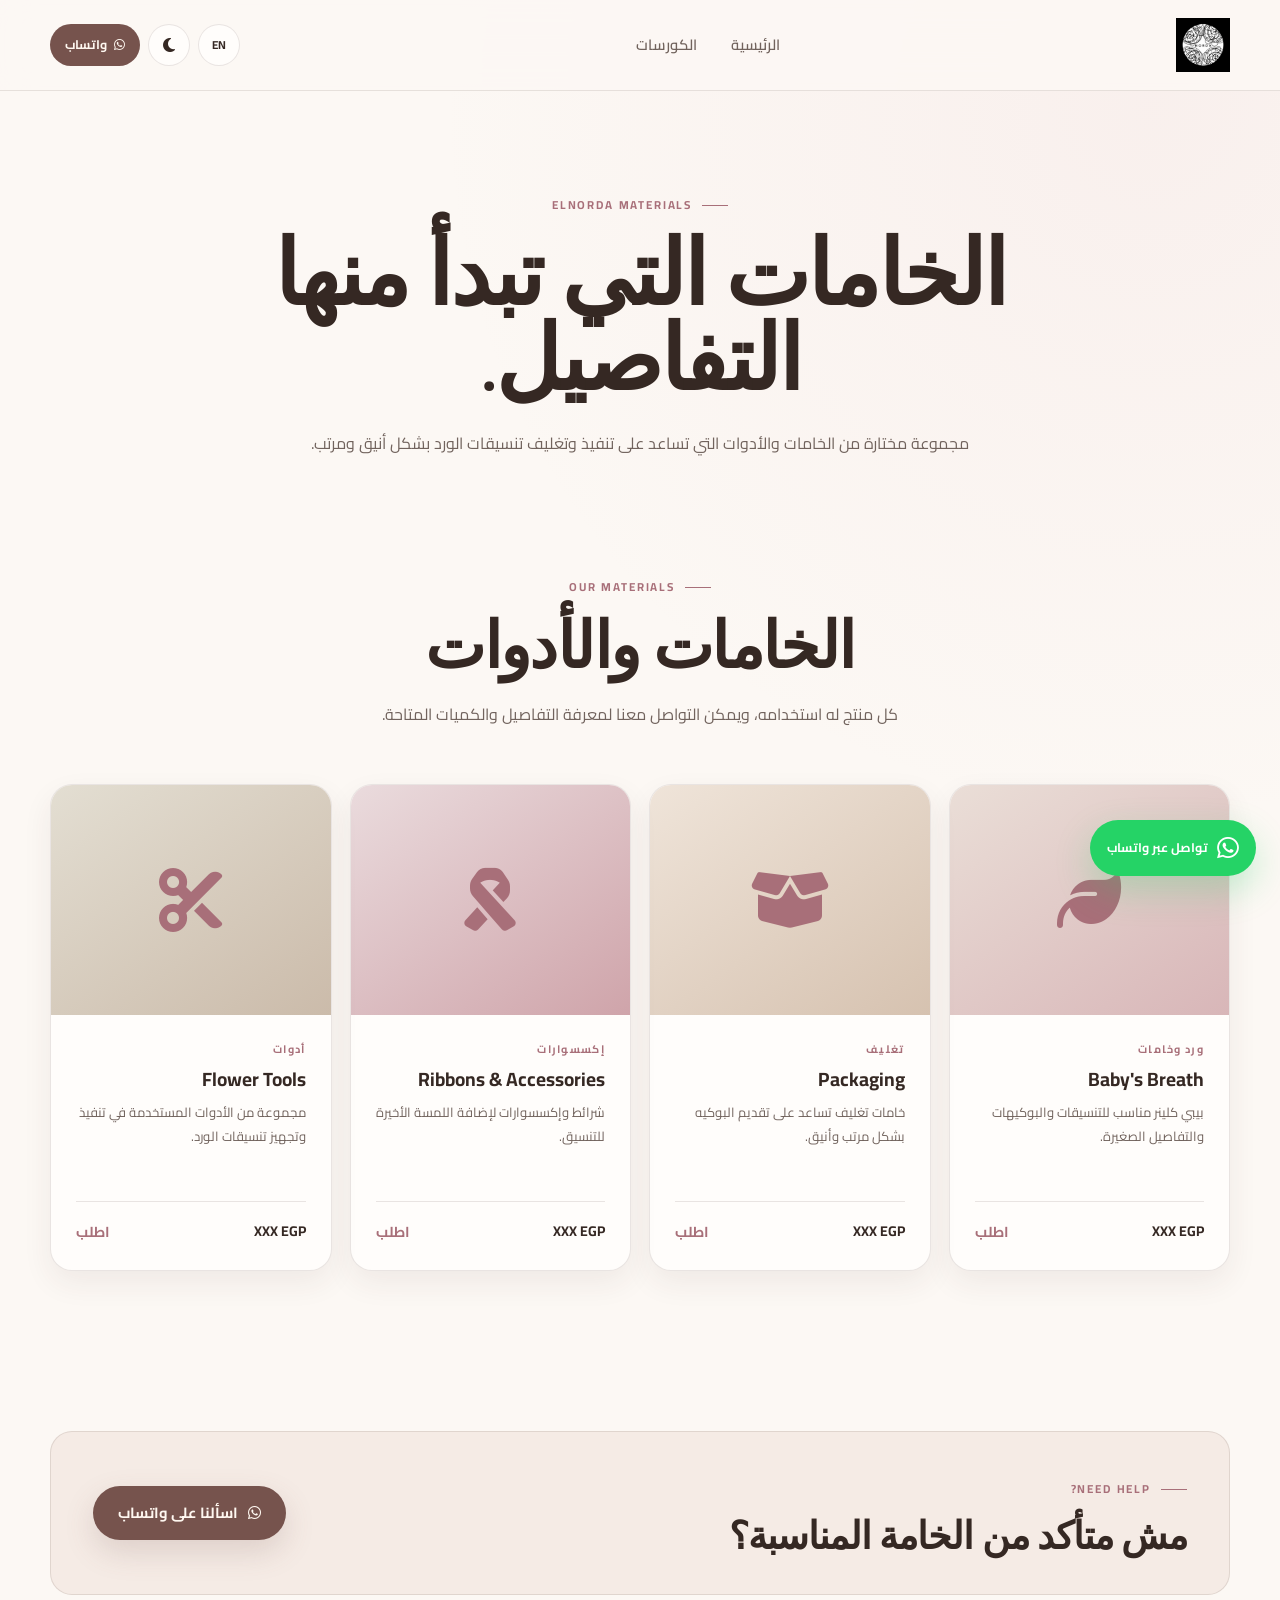
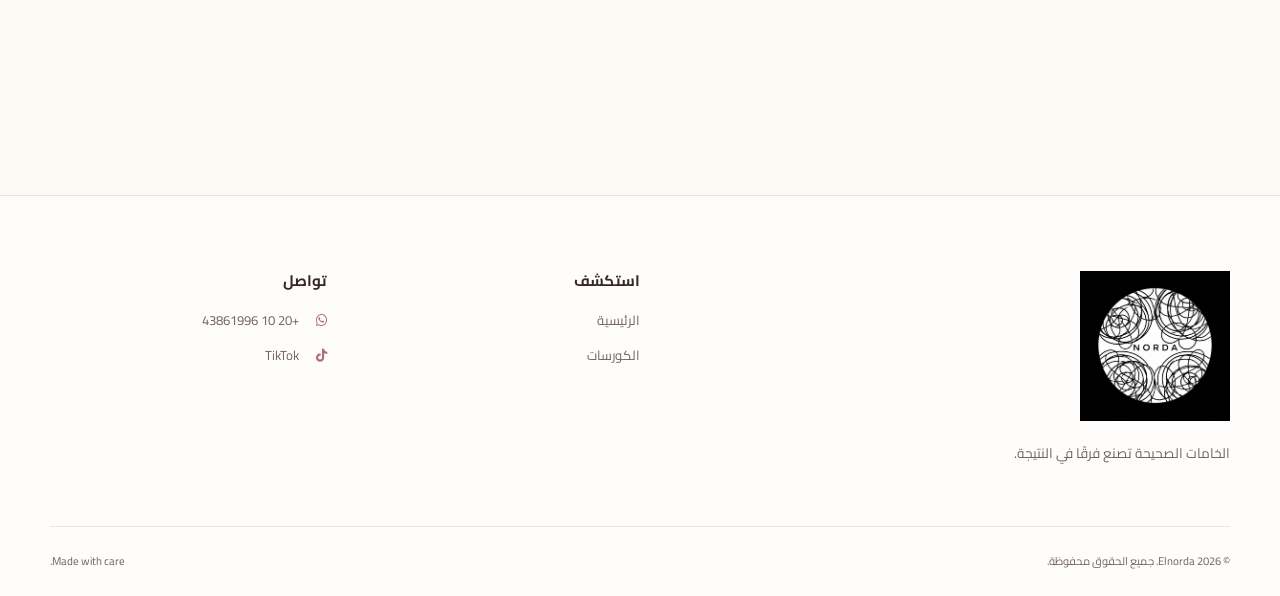
<file: materials.html>
<!DOCTYPE html>
<html lang="ar" dir="rtl" data-theme="light">
<head>
    <meta charset="UTF-8">

    <script>
        (function () {
            try {
                const theme = localStorage.getItem("elnordaTheme") || "light";
                const language = localStorage.getItem("elnordaLanguage") || "ar";

                document.documentElement.dataset.theme = theme;
                document.documentElement.lang = language;
                document.documentElement.dir = language === "ar" ? "rtl" : "ltr";
            } catch (error) {
                document.documentElement.dataset.theme = "light";
            }
        })();
    </script>

    <meta name="viewport" content="width=device-width, initial-scale=1.0">

    <title>Elnorda | Materials</title>

    <meta
        name="description"
        content="Elnorda materials and supplies for flower arrangements."
    >

    <meta name="theme-color" content="#8d625f">

    <link rel="preconnect" href="https://fonts.googleapis.com">
    <link rel="preconnect" href="https://fonts.gstatic.com" crossorigin>

    <link
        href="https://fonts.googleapis.com/css2?family=Cairo:wght@400;500;600;700&family=Cormorant+Garamond:wght@400;500;600;700&display=swap"
        rel="stylesheet"
    >

    <link
        rel="stylesheet"
        href="https://cdnjs.cloudflare.com/ajax/libs/font-awesome/6.5.2/css/all.min.css"
    >

    <link rel="stylesheet" href="css/style.css">
</head>

<body data-page="materials">

<header class="site-header">

    <div class="container header-inner">

        <a class="brand" href="index.html" aria-label="Elnorda">
            <img src="png/logo.png" alt="Elnorda">
        </a>

        <nav class="main-nav" aria-label="Main navigation">

            <a
                href="index.html"
                data-ar="الرئيسية"
                data-en="Home"
            >
                الرئيسية
            </a>

            <a
                href="courses.html"
                data-ar="الكورسات"
                data-en="Courses"
            >
                الكورسات
            </a>

        </nav>

        <div class="header-actions">

            <button
                class="icon-button"
                id="languageToggle"
                type="button"
                aria-label="Change language"
            >
                <span id="languageText">EN</span>
            </button>

            <button
                class="icon-button"
                id="themeToggle"
                type="button"
                aria-label="Change theme"
            >
                <i class="fa-solid fa-moon"></i>
            </button>

            <a
                class="header-whatsapp"
                href="https://wa.me/201043861996"
                target="_blank"
                rel="noopener"
            >
                <i class="fa-brands fa-whatsapp"></i>

                <span
                    data-ar="واتساب"
                    data-en="WhatsApp"
                >
                    واتساب
                </span>
            </a>

        </div>

    </div>

</header>


<main>

    <section class="page-hero section">

        <div class="container page-hero-inner reveal">

            <span
                class="eyebrow"
                data-ar="ELNORDA MATERIALS"
                data-en="ELNORDA MATERIALS"
            >
                ELNORDA MATERIALS
            </span>

            <h1
                data-ar="الخامات التي تبدأ منها التفاصيل."
                data-en="The materials where every detail begins."
            >
                الخامات التي تبدأ منها التفاصيل.
            </h1>

            <p
                data-ar="مجموعة مختارة من الخامات والأدوات التي تساعد على تنفيذ وتغليف تنسيقات الورد بشكل أنيق ومرتب."
                data-en="A curated collection of materials and tools for creating and packaging beautiful flower arrangements."
            >
                مجموعة مختارة من الخامات والأدوات التي تساعد على تنفيذ وتغليف تنسيقات الورد بشكل أنيق ومرتب.
            </p>

        </div>

    </section>


    <section class="materials-section section">

        <div class="container">

            <div class="section-heading centered reveal">

                <span
                    class="eyebrow"
                    data-ar="OUR MATERIALS"
                    data-en="OUR MATERIALS"
                >
                    OUR MATERIALS
                </span>

                <h2
                    data-ar="الخامات والأدوات"
                    data-en="Materials & Supplies"
                >
                    الخامات والأدوات
                </h2>

                <p
                    data-ar="كل منتج له استخدامه، ويمكن التواصل معنا لمعرفة التفاصيل والكميات المتاحة."
                    data-en="Each item has its own use. Contact us for availability, quantities, and details."
                >
                    كل منتج له استخدامه، ويمكن التواصل معنا لمعرفة التفاصيل والكميات المتاحة.
                </p>

            </div>


            <div class="materials-grid">

                <article class="material-card reveal">

                    <div class="material-image material-image-1">
                        <i class="fa-solid fa-leaf"></i>
                    </div>

                    <div class="material-body">

                        <span
                            class="product-category"
                            data-ar="ورد وخامات"
                            data-en="Flowers & Materials"
                        >
                            ورد وخامات
                        </span>

                        <h3
                            data-ar="Baby's Breath"
                            data-en="Baby's Breath"
                        >
                            Baby's Breath
                        </h3>

                        <p
                            data-ar="بيبي كلينر مناسب للتنسيقات والبوكيهات والتفاصيل الصغيرة."
                            data-en="Baby's Breath for bouquets, arrangements, and delicate floral details."
                        >
                            بيبي كلينر مناسب للتنسيقات والبوكيهات والتفاصيل الصغيرة.
                        </p>

                        <div class="material-footer">

                            <strong>XXX EGP</strong>

                            <a
                                class="text-button"
                                href="https://wa.me/201043861996"
                                target="_blank"
                                rel="noopener"
                                data-ar="اطلب"
                                data-en="Order"
                            >
                                اطلب
                            </a>

                        </div>

                    </div>

                </article>


                <article class="material-card reveal">

                    <div class="material-image material-image-2">
                        <i class="fa-solid fa-box-open"></i>
                    </div>

                    <div class="material-body">

                        <span
                            class="product-category"
                            data-ar="تغليف"
                            data-en="Packaging"
                        >
                            تغليف
                        </span>

                        <h3
                            data-ar="Packaging"
                            data-en="Packaging"
                        >
                            Packaging
                        </h3>

                        <p
                            data-ar="خامات تغليف تساعد على تقديم البوكيه بشكل مرتب وأنيق."
                            data-en="Packaging materials that help present every bouquet beautifully and professionally."
                        >
                            خامات تغليف تساعد على تقديم البوكيه بشكل مرتب وأنيق.
                        </p>

                        <div class="material-footer">

                            <strong>XXX EGP</strong>

                            <a
                                class="text-button"
                                href="https://wa.me/201043861996"
                                target="_blank"
                                rel="noopener"
                                data-ar="اطلب"
                                data-en="Order"
                            >
                                اطلب
                            </a>

                        </div>

                    </div>

                </article>


                <article class="material-card reveal">

                    <div class="material-image material-image-3">
                        <i class="fa-solid fa-ribbon"></i>
                    </div>

                    <div class="material-body">

                        <span
                            class="product-category"
                            data-ar="إكسسوارات"
                            data-en="Accessories"
                        >
                            إكسسوارات
                        </span>

                        <h3
                            data-ar="Ribbons & Accessories"
                            data-en="Ribbons & Accessories"
                        >
                            Ribbons & Accessories
                        </h3>

                        <p
                            data-ar="شرائط وإكسسوارات لإضافة اللمسة الأخيرة للتنسيق."
                            data-en="Ribbons and accessories that add the finishing touch to your arrangement."
                        >
                            شرائط وإكسسوارات لإضافة اللمسة الأخيرة للتنسيق.
                        </p>

                        <div class="material-footer">

                            <strong>XXX EGP</strong>

                            <a
                                class="text-button"
                                href="https://wa.me/201043861996"
                                target="_blank"
                                rel="noopener"
                                data-ar="اطلب"
                                data-en="Order"
                            >
                                اطلب
                            </a>

                        </div>

                    </div>

                </article>


                <article class="material-card reveal">

                    <div class="material-image material-image-4">
                        <i class="fa-solid fa-scissors"></i>
                    </div>

                    <div class="material-body">

                        <span
                            class="product-category"
                            data-ar="أدوات"
                            data-en="Tools"
                        >
                            أدوات
                        </span>

                        <h3
                            data-ar="Flower Tools"
                            data-en="Flower Tools"
                        >
                            Flower Tools
                        </h3>

                        <p
                            data-ar="مجموعة من الأدوات المستخدمة في تنفيذ وتجهيز تنسيقات الورد."
                            data-en="Useful tools for preparing and creating professional flower arrangements."
                        >
                            مجموعة من الأدوات المستخدمة في تنفيذ وتجهيز تنسيقات الورد.
                        </p>

                        <div class="material-footer">

                            <strong>XXX EGP</strong>

                            <a
                                class="text-button"
                                href="https://wa.me/201043861996"
                                target="_blank"
                                rel="noopener"
                                data-ar="اطلب"
                                data-en="Order"
                            >
                                اطلب
                            </a>

                        </div>

                    </div>

                </article>

            </div>

        </div>

    </section>


    <section class="info-strip section">

        <div class="container">

            <div class="info-strip-inner reveal">

                <div>
                    <span
                        class="eyebrow"
                        data-ar="NEED HELP?"
                        data-en="NEED HELP?"
                    >
                        NEED HELP?
                    </span>

                    <h2
                        data-ar="مش متأكد من الخامة المناسبة؟"
                        data-en="Not sure which material you need?"
                    >
                        مش متأكد من الخامة المناسبة؟
                    </h2>
                </div>

                <a
                    class="btn btn-primary"
                    href="https://wa.me/201043861996"
                    target="_blank"
                    rel="noopener"
                >
                    <i class="fa-brands fa-whatsapp"></i>

                    <span
                        data-ar="اسألنا على واتساب"
                        data-en="Ask us on WhatsApp"
                    >
                        اسألنا على واتساب
                    </span>
                </a>

            </div>

        </div>

    </section>

</main>


<a
    class="floating-whatsapp"
    href="https://wa.me/201043861996"
    target="_blank"
    rel="noopener"
    aria-label="WhatsApp"
>
    <i class="fa-brands fa-whatsapp"></i>

    <span
        data-ar="تواصل عبر واتساب"
        data-en="Chat on WhatsApp"
    >
        تواصل عبر واتساب
    </span>
</a>


<footer class="site-footer">

    <div class="container footer-main">

        <div class="footer-brand">

            <img src="png/logo.png" alt="Elnorda">

            <p
                data-ar="الخامات الصحيحة تصنع فرقًا في النتيجة."
                data-en="The right materials make a difference."
            >
                الخامات الصحيحة تصنع فرقًا في النتيجة.
            </p>

        </div>


        <div class="footer-column">

            <h3
                data-ar="استكشف"
                data-en="Explore"
            >
                استكشف
            </h3>

            <a
                href="index.html"
                data-ar="الرئيسية"
                data-en="Home"
            >
                الرئيسية
            </a>

            <a
                href="courses.html"
                data-ar="الكورسات"
                data-en="Courses"
            >
                الكورسات
            </a>

        </div>


        <div class="footer-column">

            <h3
                data-ar="تواصل"
                data-en="Contact"
            >
                تواصل
            </h3>

            <a
                href="https://wa.me/201043861996"
                target="_blank"
                rel="noopener"
            >
                <i class="fa-brands fa-whatsapp"></i>
                +20 10 43861996
            </a>

            <a
                href="https://www.tiktok.com/@norda1022"
                target="_blank"
                rel="noopener"
            >
                <i class="fa-brands fa-tiktok"></i>
                TikTok
            </a>

        </div>

    </div>


    <div class="container footer-bottom">

        <span>
            © <span id="currentYear"></span>
            <span
                data-ar="Elnorda. جميع الحقوق محفوظة."
                data-en="Elnorda. All rights reserved."
            >
                Elnorda. جميع الحقوق محفوظة.
            </span>
        </span>

        <span
            data-ar="Made with care."
            data-en="Made with care."
        >
            Made with care.
        </span>

    </div>

</footer>


<script src="js/main.js" defer></script>

</body>
</html>
</file>
<file: css/style.css>
/* =========================================================
   ELNORDA
   Premium Flower Studio
   ========================================================= */


/* =========================================================
   ROOT
   ========================================================= */

:root {
    --bg: #fcf8f4;
    --surface: #fffdfb;
    --surface-soft: #f5ebe5;
    --surface-deep: #ead9cf;

    --text: #352823;
    --text-soft: #71635d;

    --rose: #dca7af;
    --rose-deep: #a86f79;

    --brown: #76534d;
    --brown-deep: #49332e;

    --cream: #fff8f1;
    --gold: #b89668;

    --border: rgba(74, 52, 44, 0.12);

    --shadow-sm: 0 12px 30px rgba(72, 47, 39, 0.07);
    --shadow-md: 0 24px 60px rgba(72, 47, 39, 0.10);
    --shadow-lg: 0 35px 90px rgba(72, 47, 39, 0.15);

    --radius-sm: 14px;
    --radius-md: 22px;
    --radius-lg: 32px;

    --container: 1180px;

    --transition: 220ms ease;
}


html[data-theme="dark"] {

    --bg: #453834;
    --surface: #51413c;
    --surface-soft: #5b4842;
    --surface-deep: #665149;

    --text: #fff4eb;
    --text-soft: #dacbc1;

    --rose: #d89da7;
    --rose-deep: #e5b6bd;

    --brown: #d6b9a8;
    --brown-deep: #eed8c8;

    --cream: #f8ece1;
    --gold: #d2b17e;

    --border: rgba(255, 240, 228, 0.13);

    --shadow-sm: 0 12px 30px rgba(0, 0, 0, 0.12);
    --shadow-md: 0 24px 60px rgba(0, 0, 0, 0.18);
    --shadow-lg: 0 35px 90px rgba(0, 0, 0, 0.25);
}


/* =========================================================
   RESET
   ========================================================= */

*,
*::before,
*::after {
    box-sizing: border-box;
}

html {
    scroll-behavior: smooth;
    overflow-x: hidden;
}

body {
    margin: 0;
    min-width: 320px;

    background:
        radial-gradient(
            circle at 90% 5%,
            rgba(220, 167, 175, 0.10),
            transparent 30%
        ),
        var(--bg);

    color: var(--text);

    font-family: "Cairo", sans-serif;

    line-height: 1.8;

    overflow-x: hidden;

    transition:
        background-color 0.3s ease,
        color 0.3s ease;
}

img {
    display: block;
    max-width: 100%;
}

button,
input,
textarea {
    font: inherit;
}

button {
    cursor: pointer;
}

a {
    color: inherit;
    text-decoration: none;
}

::selection {
    background: var(--rose);
    color: var(--brown-deep);
}


/* =========================================================
   CONTAINER
   ========================================================= */

.container {
    width: min(
        calc(100% - 40px),
        var(--container)
    );

    margin-inline: auto;
}


/* =========================================================
   TYPOGRAPHY
   ========================================================= */

h1,
h2,
h3,
p {
    margin-top: 0;
}

h1,
h2,
h3 {
    color: var(--text);
}

h1,
h2 {
    font-family: "Cormorant Garamond", Georgia, serif;
    font-weight: 600;
    letter-spacing: -0.025em;
}

h1 {
    font-size: clamp(3.5rem, 7vw, 6.8rem);
    line-height: 0.95;
}

h2 {
    font-size: clamp(2.5rem, 5vw, 4.5rem);
    line-height: 1;
}

h3 {
    line-height: 1.25;
}

p {
    color: var(--text-soft);
}


/* =========================================================
   SECTION
   ========================================================= */

.section {
    padding: 110px 0;
}

.section-heading {
    display: flex;
    align-items: flex-end;
    justify-content: space-between;
    gap: 40px;

    margin-bottom: 55px;
}

.section-heading.centered {
    display: block;
    max-width: 760px;
    margin-inline: auto;
    text-align: center;
}

.section-heading h2 {
    margin-bottom: 20px;
}

.section-heading p {
    max-width: 540px;
    margin-bottom: 0;
}

.section-heading.centered p {
    margin-inline: auto;
}


/* =========================================================
   EYEBROW
   ========================================================= */

.eyebrow {
    display: inline-flex;
    align-items: center;
    gap: 10px;

    margin-bottom: 18px;

    color: var(--rose-deep);

    font-size: 0.72rem;
    font-weight: 700;

    letter-spacing: 0.16em;
    text-transform: uppercase;
}

.eyebrow::before {
    content: "";
    width: 26px;
    height: 1px;
    background: currentColor;
}


/* =========================================================
   BUTTONS
   ========================================================= */

.btn {
    min-height: 54px;

    display: inline-flex;
    align-items: center;
    justify-content: center;
    gap: 10px;

    padding: 13px 24px;

    border: 1px solid transparent;
    border-radius: 999px;

    font-size: 0.92rem;
    font-weight: 700;

    transition:
        transform var(--transition),
        background-color var(--transition),
        color var(--transition),
        border-color var(--transition),
        box-shadow var(--transition);
}

.btn:hover {
    transform: translateY(-3px);
}

.btn-primary {
    background: var(--brown);
    color: var(--cream);
    box-shadow: 0 12px 30px rgba(118, 83, 77, 0.18);
}

.btn-primary:hover {
    background: var(--brown-deep);
}

.btn-outline {
    border-color: var(--border);
    color: var(--text);
    background: transparent;
}

.btn-outline:hover {
    background: var(--surface);
}

.btn-light {
    background: var(--cream);
    color: var(--brown-deep);
}

.text-button {
    padding: 0;
    border: 0;
    background: none;

    color: var(--rose-deep);

    font-size: 0.9rem;
    font-weight: 700;

    transition: color var(--transition);
}

.text-button:hover {
    color: var(--brown);
}


/* =========================================================
   HEADER
   ========================================================= */

.site-header {
    position: relative;
    z-index: 20;

    width: 100%;

    background: color-mix(
        in srgb,
        var(--bg) 88%,
        transparent
    );

    border-bottom: 1px solid var(--border);

    backdrop-filter: blur(16px);
}

.header-inner {
    min-height: 90px;

    display: grid;
    grid-template-columns: auto 1fr auto;
    align-items: center;

    gap: 35px;
}

.brand {
    display: inline-flex;
    align-items: center;

    min-width: 0;
}

.brand img {
    width: auto;
    height: 54px;

    object-fit: contain;
}

.main-nav {
    display: flex;
    justify-content: center;
    align-items: center;
    gap: 34px;

    min-width: 0;
}

.main-nav a {
    position: relative;

    padding: 8px 0;

    color: var(--text-soft);

    font-size: 0.92rem;
    font-weight: 600;

    white-space: nowrap;

    transition:
        color var(--transition);
}

.main-nav a::after {
    content: "";

    position: absolute;
    bottom: 0;
    right: 0;

    width: 0;
    height: 1px;

    background: var(--rose-deep);

    transition: width var(--transition);
}

.main-nav a:hover {
    color: var(--text);
}

.main-nav a:hover::after {
    width: 100%;
}

.header-actions {
    display: flex;
    align-items: center;
    justify-content: flex-end;
    gap: 8px;
}

.icon-button {
    width: 42px;
    height: 42px;

    display: inline-flex;
    align-items: center;
    justify-content: center;

    border: 1px solid var(--border);
    border-radius: 50%;

    background: var(--surface);

    color: var(--text);

    transition:
        transform var(--transition),
        background-color var(--transition);
}

.icon-button:hover {
    transform: translateY(-2px);
    background: var(--surface-soft);
}

#languageText {
    font-size: 0.72rem;
    font-weight: 700;
}

.header-whatsapp {
    min-height: 42px;

    display: inline-flex;
    align-items: center;
    justify-content: center;
    gap: 7px;

    padding: 8px 15px;

    border-radius: 999px;

    background: var(--brown);
    color: var(--cream);

    font-size: 0.78rem;
    font-weight: 700;

    transition: transform var(--transition);
}

.header-whatsapp:hover {
    transform: translateY(-2px);
}


/* =========================================================
   HERO
   ========================================================= */

.hero {
    padding-top: 75px;
    padding-bottom: 100px;
}

.hero-grid {
    min-height: 620px;

    display: grid;
    grid-template-columns: 1.02fr 0.98fr;
    align-items: center;

    gap: 75px;
}

[dir="ltr"] .hero-grid {
    grid-template-columns: 0.98fr 1.02fr;
}

.hero-content {
    max-width: 650px;
}

.hero-content h1 {
    max-width: 720px;
    margin-bottom: 28px;
}

.hero-content > p {
    max-width: 600px;

    margin-bottom: 34px;

    font-size: 1.02rem;
    line-height: 2;
}

.hero-buttons {
    display: flex;
    align-items: center;
    gap: 12px;

    flex-wrap: wrap;
}

.hero-note {
    display: flex;
    align-items: center;
    gap: 12px;

    margin-top: 32px;

    color: var(--text-soft);

    font-size: 0.78rem;
}

.note-line {
    width: 40px;
    height: 1px;
    background: var(--rose-deep);
}

.hero-visual {
    display: flex;
    justify-content: center;
}

.hero-frame {
    position: relative;

    width: min(100%, 510px);
    aspect-ratio: 0.82;

    padding: 15px;

    background: var(--surface);

    border: 1px solid var(--border);

    border-radius: 260px 260px 36px 36px;

    box-shadow: var(--shadow-lg);
}

.hero-image-placeholder {
    position: relative;

    width: 100%;
    height: 100%;

    overflow: hidden;

    border-radius: 235px 235px 25px 25px;

    background:
        radial-gradient(
            circle at 35% 25%,
            rgba(255, 255, 255, 0.85),
            transparent 28%
        ),
        linear-gradient(
            145deg,
            var(--surface-soft),
            var(--surface-deep)
        );
}

.hero-image-placeholder::before {
    content: "";

    position: absolute;
    inset: 0;

    background:
        radial-gradient(
            circle at 75% 65%,
            rgba(220, 167, 175, 0.35),
            transparent 30%
        ),
        radial-gradient(
            circle at 20% 75%,
            rgba(184, 150, 104, 0.18),
            transparent 28%
        );
}

.hero-logo-mark {
    position: absolute;
    left: 50%;
    bottom: 11%;

    width: 180px;

    transform: translateX(-50%);

    padding: 15px;

    background: rgba(255, 253, 251, 0.68);

    border: 1px solid rgba(255, 255, 255, 0.65);

    border-radius: 20px;

    backdrop-filter: blur(12px);

    box-shadow: var(--shadow-md);
}

.hero-logo-mark img {
    width: 100%;
    height: auto;
}

.floral-art {
    position: absolute;
    inset: 0;
}

.stem {
    position: absolute;
    bottom: 15%;
    left: 50%;

    width: 3px;
    height: 62%;

    transform-origin: bottom;

    background: rgba(91, 104, 78, 0.58);

    border-radius: 999px;
}

.stem-1 {
    transform: rotate(-20deg);
}

.stem-2 {
    transform: rotate(5deg);
}

.stem-3 {
    transform: rotate(23deg);
}

.flower {
    position: absolute;

    width: 75px;
    height: 75px;

    border-radius: 50%;

    background:
        radial-gradient(
            circle,
            var(--gold) 0 13%,
            transparent 14%
        ),
        radial-gradient(
            circle at 50% 10%,
            var(--rose) 0 26%,
            transparent 27%
        ),
        radial-gradient(
            circle at 90% 50%,
            var(--rose) 0 26%,
            transparent 27%
        ),
        radial-gradient(
            circle at 50% 90%,
            var(--rose) 0 26%,
            transparent 27%
        ),
        radial-gradient(
            circle at 10% 50%,
            var(--rose) 0 26%,
            transparent 27%
        );
}

.flower-1 {
    top: 18%;
    left: 25%;
}

.flower-2 {
    top: 13%;
    right: 19%;
    transform: scale(0.8);
}

.flower-3 {
    top: 31%;
    left: 46%;
    transform: scale(0.62);
}

.leaf {
    position: absolute;

    width: 90px;
    height: 45px;

    border-radius: 100% 0 100% 0;

    background: rgba(92, 105, 79, 0.35);
}

.leaf-1 {
    left: 17%;
    bottom: 28%;
    transform: rotate(-22deg);
}

.leaf-2 {
    right: 17%;
    bottom: 30%;
    transform: rotate(28deg) scaleX(-1);
}

.leaf-3 {
    left: 43%;
    bottom: 24%;
    transform: rotate(-5deg);
}

.hero-caption {
    position: absolute;
    right: -25px;
    bottom: 50px;

    display: flex;
    align-items: center;
    gap: 10px;

    padding: 12px 16px;

    background: var(--surface);

    border: 1px solid var(--border);

    border-radius: 999px;

    box-shadow: var(--shadow-sm);

    font-size: 0.75rem;
}

.hero-caption span:first-child {
    color: var(--rose-deep);
    font-weight: 700;
}


/* =========================================================
   INTRO / VALUES
   ========================================================= */

.intro {
    background: var(--surface);
    border-top: 1px solid var(--border);
    border-bottom: 1px solid var(--border);
}

.values-grid {
    display: grid;
    grid-template-columns: repeat(3, 1fr);

    gap: 20px;
}

.value-card {
    position: relative;

    padding: 34px;

    min-height: 300px;

    background: var(--surface);

    border: 1px solid var(--border);
    border-radius: var(--radius-md);

    box-shadow: var(--shadow-sm);

    overflow: hidden;

    transition:
        transform var(--transition),
        box-shadow var(--transition);
}

.value-card:hover {
    transform: translateY(-7px);
    box-shadow: var(--shadow-md);
}

.value-number {
    position: absolute;
    top: 22px;
    left: 25px;

    color: var(--surface-deep);

    font-family: "Cormorant Garamond", serif;

    font-size: 4rem;
    line-height: 1;
}

.value-icon {
    width: 52px;
    height: 52px;

    display: flex;
    align-items: center;
    justify-content: center;

    margin-bottom: 28px;

    border-radius: 50%;

    background: var(--surface-soft);
    color: var(--rose-deep);

    font-size: 1.15rem;
}

.value-card h3 {
    margin-bottom: 12px;

    font-size: 1.15rem;
}

.value-card p {
    margin-bottom: 0;

    font-size: 0.88rem;
}


/* =========================================================
   PRODUCTS
   ========================================================= */

.products-grid {
    display: grid;
    grid-template-columns: repeat(4, minmax(0, 1fr));
    gap: 18px;
}

.product-card {
    min-width: 0;

    overflow: hidden;

    background: var(--surface);

    border: 1px solid var(--border);
    border-radius: var(--radius-md);

    box-shadow: var(--shadow-sm);

    transition:
        transform var(--transition),
        box-shadow var(--transition);
}

.product-card:hover {
    transform: translateY(-7px);
    box-shadow: var(--shadow-md);
}

.product-image {
    position: relative;

    min-height: 290px;

    display: flex;
    align-items: flex-end;
    justify-content: center;

    padding: 25px;

    overflow: hidden;

    background:
        radial-gradient(
            circle at 50% 40%,
            rgba(255, 255, 255, 0.5),
            transparent 30%
        ),
        var(--surface-soft);
}

.product-image::before {
    content: "";

    position: absolute;

    width: 180px;
    height: 220px;

    bottom: -45px;

    border-radius: 55% 55% 35% 35%;

    background:
        radial-gradient(
            circle at 30% 20%,
            var(--rose) 0 12%,
            transparent 13%
        ),
        radial-gradient(
            circle at 65% 16%,
            var(--rose-deep) 0 13%,
            transparent 14%
        ),
        radial-gradient(
            circle at 50% 40%,
            var(--cream) 0 18%,
            transparent 19%
        ),
        linear-gradient(
            135deg,
            var(--surface-deep),
            var(--rose)
        );

    transform: rotate(-5deg);

    box-shadow: var(--shadow-md);
}

.product-image::after {
    content: "";

    position: absolute;

    width: 90px;
    height: 150px;

    bottom: -30px;
    right: 30px;

    border-radius: 100% 0 100% 0;

    background: rgba(85, 103, 72, 0.32);

    transform: rotate(20deg);
}

.product-image span {
    position: relative;
    z-index: 2;

    padding: 8px 14px;

    background: rgba(255, 253, 251, 0.72);

    border: 1px solid rgba(255, 255, 255, 0.55);

    border-radius: 999px;

    color: var(--brown-deep);

    font-size: 0.65rem;
    font-weight: 700;

    letter-spacing: 0.14em;
}

.product-image-2::before {
    transform: rotate(4deg) scale(0.92);
}

.product-image-3::before {
    transform: rotate(-10deg) scale(1.04);
}

.product-image-4::before {
    transform: rotate(8deg) scale(0.95);
}

.product-body {
    padding: 25px;
}

.product-category {
    display: block;

    margin-bottom: 8px;

    color: var(--rose-deep);

    font-size: 0.68rem;
    font-weight: 700;

    letter-spacing: 0.12em;
    text-transform: uppercase;
}

.product-body h3 {
    margin-bottom: 10px;

    font-size: 1.25rem;
}

.product-body p {
    min-height: 78px;

    margin-bottom: 20px;

    font-size: 0.82rem;
}

.product-bottom {
    display: flex;
    align-items: center;
    justify-content: space-between;
    gap: 15px;

    padding-top: 17px;

    border-top: 1px solid var(--border);
}

.product-bottom strong {
    color: var(--text);

    font-size: 0.9rem;
}


/* =========================================================
   FEATURE
   ========================================================= */

.feature-section {
    background: var(--surface-soft);
}

.feature-grid {
    display: grid;
    grid-template-columns: 1fr 0.8fr;

    align-items: center;

    gap: 80px;
}

.feature-copy {
    max-width: 600px;
}

.feature-copy h2 {
    margin-bottom: 25px;
}

.feature-copy p {
    max-width: 560px;
    margin-bottom: 30px;
}

.feature-art {
    position: relative;

    min-height: 450px;

    display: flex;
    align-items: center;
    justify-content: center;
}

.feature-circle {
    position: relative;

    width: 320px;
    height: 320px;

    border-radius: 50%;

    background:
        radial-gradient(
            circle,
            var(--cream) 0 20%,
            transparent 21%
        ),
        linear-gradient(
            145deg,
            var(--rose),
            var(--surface-deep)
        );

    box-shadow: var(--shadow-lg);
}

.feature-circle span {
    position: absolute;

    display: block;

    width: 85px;
    height: 85px;

    border-radius: 50% 10% 50% 10%;

    background: rgba(255, 248, 241, 0.48);
}

.feature-circle span:nth-child(1) {
    top: 40px;
    left: 70px;
    transform: rotate(35deg);
}

.feature-circle span:nth-child(2) {
    top: 120px;
    right: 50px;
    transform: rotate(120deg);
}

.feature-circle span:nth-child(3) {
    bottom: 45px;
    left: 105px;
    transform: rotate(210deg);
}

.feature-label {
    position: absolute;
    bottom: 20px;
    left: 50%;

    display: flex;
    flex-direction: column;
    align-items: center;

    transform: translateX(-50%);

    padding: 16px 25px;

    background: var(--surface);

    border: 1px solid var(--border);
    border-radius: 18px;

    box-shadow: var(--shadow-md);

    text-align: center;
}

.feature-label small {
    color: var(--rose-deep);

    font-size: 0.6rem;
    letter-spacing: 0.2em;
}

.feature-label strong {
    font-family: "Cormorant Garamond", serif;
    font-size: 1.6rem;
}


/* =========================================================
   CTA
   ========================================================= */

.cta-section {
    padding-top: 80px;
}

.cta-card {
    position: relative;

    padding: 80px 50px;

    overflow: hidden;

    border-radius: var(--radius-lg);

    background:
        radial-gradient(
            circle at 10% 20%,
            rgba(255, 255, 255, 0.13),
            transparent 30%
        ),
        var(--brown);

    color: var(--cream);

    text-align: center;

    box-shadow: var(--shadow-lg);
}

.cta-card::before {
    content: "";

    position: absolute;

    width: 300px;
    height: 300px;

    top: -150px;
    right: -100px;

    border: 1px solid rgba(255, 255, 255, 0.12);

    border-radius: 50%;
}

.cta-card::after {
    content: "";

    position: absolute;

    width: 200px;
    height: 200px;

    bottom: -100px;
    left: -50px;

    border: 1px solid rgba(255, 255, 255, 0.12);

    border-radius: 50%;
}

.cta-card > * {
    position: relative;
    z-index: 1;
}

.cta-card .eyebrow {
    color: var(--rose);
}

.cta-card h2 {
    max-width: 750px;

    margin-inline: auto;
    margin-bottom: 20px;

    color: var(--cream);
}

.cta-card p {
    max-width: 600px;

    margin-inline: auto;
    margin-bottom: 30px;

    color: rgba(255, 248, 241, 0.72);
}


/* =========================================================
   PAGE HERO
   ========================================================= */

.page-hero {
    padding-top: 95px;
    padding-bottom: 80px;
}

.page-hero-inner {
    max-width: 800px;

    margin-inline: auto;

    text-align: center;
}

.page-hero h1 {
    margin-bottom: 25px;
}

.page-hero p {
    max-width: 690px;

    margin-inline: auto;
    margin-bottom: 0;

    font-size: 1rem;
}


/* =========================================================
   COURSES
   ========================================================= */

.courses-section {
    padding-top: 40px;
}

.courses-grid {
    display: grid;
    grid-template-columns: repeat(2, minmax(0, 1fr));

    gap: 24px;

    max-width: 1000px;

    margin-inline: auto;
}

.course-card {
    position: relative;

    min-width: 0;

    padding: 42px;

    background: var(--surface);

    border: 1px solid var(--border);
    border-radius: var(--radius-lg);

    box-shadow: var(--shadow-sm);

    overflow: hidden;

    transition:
        transform var(--transition),
        box-shadow var(--transition);
}

.course-card:hover {
    transform: translateY(-8px);
    box-shadow: var(--shadow-md);
}

.course-card-featured {
    border-color: rgba(168, 111, 121, 0.28);
}

.course-badge {
    position: absolute;
    top: 22px;
    left: 22px;

    padding: 6px 11px;

    background: var(--surface-soft);

    border-radius: 999px;

    color: var(--rose-deep);

    font-size: 0.65rem;
    font-weight: 700;
}

.course-number {
    position: absolute;
    top: 25px;
    right: 30px;

    color: var(--surface-deep);

    font-family: "Cormorant Garamond", serif;

    font-size: 4.5rem;
    line-height: 1;
}

.course-icon {
    width: 62px;
    height: 62px;

    display: flex;
    align-items: center;
    justify-content: center;

    margin-bottom: 25px;

    background: var(--surface-soft);

    border-radius: 18px;

    color: var(--rose-deep);

    font-size: 1.25rem;
}

.course-type {
    display: block;

    margin-bottom: 10px;

    color: var(--rose-deep);

    font-size: 0.7rem;
    font-weight: 700;

    letter-spacing: 0.15em;
}

.course-card h2 {
    margin-bottom: 18px;

    font-size: 2.6rem;
}

.course-card > p {
    min-height: 95px;

    margin-bottom: 25px;

    font-size: 0.9rem;
}

.course-list {
    display: grid;
    gap: 12px;

    padding: 20px 0;
    margin: 0 0 25px;

    list-style: none;

    border-top: 1px solid var(--border);
    border-bottom: 1px solid var(--border);
}

.course-list li {
    display: flex;
    align-items: flex-start;
    gap: 10px;

    color: var(--text-soft);

    font-size: 0.82rem;
}

.course-list i {
    margin-top: 5px;

    color: var(--rose-deep);

    font-size: 0.65rem;
}

.course-footer {
    display: flex;
    align-items: center;
    justify-content: space-between;
    gap: 20px;
}

.course-footer > div {
    display: flex;
    flex-direction: column;
}

.course-footer small {
    color: var(--text-soft);

    font-size: 0.68rem;
}

.course-footer strong {
    color: var(--text);

    font-size: 1.1rem;
}


/* =========================================================
   MATERIALS
   ========================================================= */

.materials-section {
    padding-top: 30px;
}

.materials-grid {
    display: grid;
    grid-template-columns: repeat(4, minmax(0, 1fr));

    gap: 18px;
}

.material-card {
    overflow: hidden;

    background: var(--surface);

    border: 1px solid var(--border);
    border-radius: var(--radius-md);

    box-shadow: var(--shadow-sm);

    transition:
        transform var(--transition),
        box-shadow var(--transition);
}

.material-card:hover {
    transform: translateY(-7px);
    box-shadow: var(--shadow-md);
}

.material-image {
    min-height: 230px;

    display: flex;
    align-items: center;
    justify-content: center;

    background:
        radial-gradient(
            circle,
            rgba(255, 255, 255, 0.5),
            transparent 45%
        ),
        var(--surface-soft);

    color: var(--rose-deep);

    font-size: 4rem;
}

.material-image-1 {
    background:
        linear-gradient(
            145deg,
            #eaded7,
            #d8b6b8
        );
}

.material-image-2 {
    background:
        linear-gradient(
            145deg,
            #efe4d9,
            #d6c2b0
        );
}

.material-image-3 {
    background:
        linear-gradient(
            145deg,
            #eadbdd,
            #cfa4aa
        );
}

.material-image-4 {
    background:
        linear-gradient(
            145deg,
            #e3ded2,
            #cbbbaa
        );
}

.material-body {
    padding: 25px;
}

.material-body h3 {
    margin-bottom: 10px;

    font-size: 1.2rem;
}

.material-body p {
    min-height: 80px;

    margin-bottom: 20px;

    font-size: 0.82rem;
}

.material-footer {
    display: flex;
    align-items: center;
    justify-content: space-between;

    padding-top: 17px;

    border-top: 1px solid var(--border);
}

.material-footer strong {
    font-size: 0.88rem;
}


/* =========================================================
   INFO STRIP
   ========================================================= */

.info-strip {
    padding-top: 50px;
}

.info-strip-inner {
    display: flex;
    align-items: center;
    justify-content: space-between;
    gap: 30px;

    padding: 38px 42px;

    background: var(--surface-soft);

    border: 1px solid var(--border);

    border-radius: var(--radius-md);
}

.info-strip-inner h2 {
    margin: 0;

    font-size: 2.4rem;
}


/* =========================================================
   MODAL
   ========================================================= */

.modal {
    position: fixed;
    inset: 0;
    z-index: 1000;

    display: flex;
    align-items: center;
    justify-content: center;

    padding: 20px;

    visibility: hidden;
    opacity: 0;

    transition:
        opacity 0.2s ease,
        visibility 0.2s ease;
}

.modal.is-open {
    visibility: visible;
    opacity: 1;
}

.modal-overlay {
    position: absolute;
    inset: 0;

    background: rgba(30, 21, 18, 0.62);

    backdrop-filter: blur(7px);
}

.modal-box {
    position: relative;
    z-index: 2;

    width: min(100%, 620px);
    max-height: calc(100vh - 40px);

    overflow-y: auto;

    padding: 38px;

    background: var(--surface);

    border: 1px solid var(--border);
    border-radius: var(--radius-lg);

    box-shadow: var(--shadow-lg);

    transform: translateY(15px) scale(0.98);

    transition: transform 0.2s ease;
}

.modal.is-open .modal-box {
    transform: translateY(0) scale(1);
}

.modal-close {
    position: absolute;
    top: 18px;
    right: 18px;

    width: 38px;
    height: 38px;

    display: flex;
    align-items: center;
    justify-content: center;

    border: 1px solid var(--border);
    border-radius: 50%;

    background: var(--surface-soft);

    color: var(--text);
}

.modal-box h2 {
    margin-bottom: 10px;

    font-size: 2.8rem;
}

.modal-description {
    margin-bottom: 28px;

    font-size: 0.85rem;
}

.form-row {
    display: grid;
    grid-template-columns: repeat(2, minmax(0, 1fr));

    gap: 14px;
}

.form-group {
    margin-bottom: 17px;
}

.form-group label {
    display: block;

    margin-bottom: 7px;

    color: var(--text);

    font-size: 0.78rem;
    font-weight: 700;
}

.form-group input,
.form-group textarea {
    width: 100%;

    padding: 13px 15px;

    border: 1px solid var(--border);
    border-radius: 13px;

    outline: none;

    background: var(--bg);
    color: var(--text);

    transition:
        border-color var(--transition),
        box-shadow var(--transition);
}

.form-group input:focus,
.form-group textarea:focus {
    border-color: var(--rose-deep);

    box-shadow:
        0 0 0 4px rgba(168, 111, 121, 0.10);
}

.form-group textarea {
    resize: vertical;
    min-height: 100px;
}

.form-submit {
    width: 100%;
    margin-top: 5px;
}


/* =========================================================
   FLOATING WHATSAPP
   ========================================================= */

.floating-whatsapp {
    position: fixed;
    z-index: 900;

    right: 24px;
    bottom: 24px;

    min-height: 56px;

    display: inline-flex;
    align-items: center;
    gap: 9px;

    padding: 10px 17px;

    background: #25d366;
    color: #fff;

    border-radius: 999px;

    box-shadow:
        0 14px 35px rgba(37, 211, 102, 0.25);

    font-size: 0.78rem;
    font-weight: 700;

    transition:
        transform var(--transition),
        box-shadow var(--transition);
}

.floating-whatsapp i {
    font-size: 1.55rem;
}

.floating-whatsapp:hover {
    transform: translateY(-4px);

    box-shadow:
        0 18px 42px rgba(37, 211, 102, 0.35);
}


/* =========================================================
   FOOTER
   ========================================================= */

.site-footer {
    margin-top: 90px;

    background: var(--surface);

    border-top: 1px solid var(--border);
}

.footer-main {
    display: grid;
    grid-template-columns: 1.5fr 0.7fr 0.8fr;

    gap: 70px;

    padding-top: 75px;
    padding-bottom: 60px;
}

.footer-brand img {
    width: 150px;
    height: auto;

    margin-bottom: 20px;
}

.footer-brand p {
    max-width: 330px;

    margin-bottom: 0;

    font-size: 0.85rem;
}

.footer-column {
    display: flex;
    flex-direction: column;
    align-items: flex-start;

    gap: 11px;
}

.footer-column h3 {
    margin-bottom: 8px;

    font-size: 0.95rem;
}

.footer-column a {
    color: var(--text-soft);

    font-size: 0.82rem;

    transition: color var(--transition);
}

.footer-column a:hover {
    color: var(--rose-deep);
}

.footer-column i {
    width: 20px;

    margin-inline-end: 5px;

    color: var(--rose-deep);
}

.footer-bottom {
    min-height: 70px;

    display: flex;
    align-items: center;
    justify-content: space-between;
    gap: 20px;

    border-top: 1px solid var(--border);

    color: var(--text-soft);

    font-size: 0.7rem;
}


/* =========================================================
   REVEAL
   ========================================================= */

.reveal {
    opacity: 0;
    transform: translateY(25px);

    transition:
        opacity 0.7s ease,
        transform 0.7s ease;
}

.reveal.is-visible {
    opacity: 1;
    transform: translateY(0);
}


/* =========================================================
   LTR
   ========================================================= */

[dir="ltr"] {
    text-align: left;
}

[dir="ltr"] .section-heading.centered,
[dir="ltr"] .page-hero-inner,
[dir="ltr"] .cta-card {
    text-align: center;
}

[dir="ltr"] .eyebrow {
    letter-spacing: 0.12em;
}

[dir="ltr"] .main-nav a::after {
    right: auto;
    left: 0;
}

[dir="ltr"] .hero-caption {
    right: auto;
    left: -25px;
}

[dir="ltr"] .value-number {
    left: auto;
    right: 25px;
}

[dir="ltr"] .course-number {
    right: auto;
    left: 30px;
}

[dir="ltr"] .course-badge {
    left: auto;
    right: 22px;
}

[dir="ltr"] .modal-close {
    right: auto;
    left: 18px;
}

[dir="ltr"] .floating-whatsapp {
    right: auto;
    left: 24px;
}


/* =========================================================
   RESPONSIVE
   ========================================================= */

@media (max-width: 1100px) {

    .header-inner {
        grid-template-columns: auto 1fr auto;
        gap: 20px;
    }

    .main-nav {
        gap: 22px;
    }

    .header-whatsapp span {
        display: none;
    }

    .products-grid,
    .materials-grid {
        grid-template-columns: repeat(2, minmax(0, 1fr));
    }

    .hero-grid {
        gap: 45px;
    }

    .feature-grid {
        gap: 50px;
    }
}


@media (max-width: 850px) {

    .section {
        padding: 80px 0;
    }

    .container {
        width: min(
            calc(100% - 28px),
            var(--container)
        );
    }

    .site-header {
        background: var(--bg);
        backdrop-filter: none;
    }

    .header-inner {
        min-height: auto;

        grid-template-columns: 1fr auto;

        gap: 12px;

        padding-top: 13px;
        padding-bottom: 13px;
    }

    .brand img {
        height: 46px;
    }

    .main-nav {
        grid-column: 1 / -1;
        grid-row: 2;

        justify-content: flex-start;

        width: 100%;

        overflow-x: auto;
        overflow-y: hidden;

        padding-bottom: 4px;

        gap: 25px;

        scrollbar-width: none;
    }

    .main-nav::-webkit-scrollbar {
        display: none;
    }

    .header-actions {
        gap: 5px;
    }

    .header-whatsapp {
        display: none;
    }

    .hero {
        padding-top: 55px;
    }

    .hero-grid,
    [dir="ltr"] .hero-grid {
        grid-template-columns: 1fr;
    }

    .hero-content {
        max-width: none;
    }

    .hero-content h1 {
        max-width: 680px;
    }

    .hero-visual {
        order: -1;
    }

    .hero-frame {
        width: min(100%, 430px);
    }

    .values-grid {
        grid-template-columns: 1fr;
    }

    .feature-grid {
        grid-template-columns: 1fr;
    }

    .feature-copy {
        max-width: none;
    }

    .feature-art {
        min-height: 380px;
    }

    .products-grid,
    .materials-grid {
        grid-template-columns: repeat(2, minmax(0, 1fr));
    }

    .courses-grid {
        grid-template-columns: 1fr;
        max-width: 650px;
    }

    .footer-main {
        grid-template-columns: 1fr 1fr;
        gap: 40px;
    }

    .footer-brand {
        grid-column: 1 / -1;
    }

    .footer-bottom {
        padding: 20px 0;
        flex-direction: column;
        align-items: flex-start;
    }
}


@media (max-width: 600px) {

    .section {
        padding: 65px 0;
    }

    .container {
        width: min(
            calc(100% - 22px),
            var(--container)
        );
    }

    h1 {
        font-size: clamp(2.9rem, 15vw, 4.4rem);
    }

    h2 {
        font-size: clamp(2.35rem, 12vw, 3.3rem);
    }

    .header-inner {
        padding-top: 10px;
        padding-bottom: 10px;
    }

    .brand img {
        height: 42px;
    }

    .icon-button {
        width: 38px;
        height: 38px;
    }

    .main-nav {
        gap: 20px;
    }

    .main-nav a {
        font-size: 0.78rem;
    }

    .hero {
        padding-top: 35px;
        padding-bottom: 65px;
    }

    .hero-frame {
        width: min(100%, 350px);
    }

    .hero-caption {
        right: -8px;
        bottom: 30px;

        padding: 9px 12px;

        font-size: 0.65rem;
    }

    [dir="ltr"] .hero-caption {
        right: auto;
        left: -8px;
    }

    .hero-content > p {
        font-size: 0.9rem;
    }

    .hero-buttons {
        width: 100%;
        flex-direction: column;
        align-items: stretch;
    }

    .hero-buttons .btn {
        width: 100%;
    }

    .section-heading {
        display: block;

        margin-bottom: 35px;
    }

    .section-heading > p {
        margin-top: 20px;
    }

    .products-grid,
    .materials-grid {
        grid-template-columns: 1fr;
    }

    .product-image {
        min-height: 300px;
    }

    .product-body p,
    .material-body p {
        min-height: auto;
    }

    .feature-art {
        min-height: 330px;
    }

    .feature-circle {
        width: 260px;
        height: 260px;
    }

    .cta-card {
        padding: 60px 22px;
    }

    .cta-card h2 {
        font-size: 2.55rem;
    }

    .page-hero {
        padding-top: 65px;
        padding-bottom: 55px;
    }

    .course-card {
        padding: 30px 22px;
    }

    .course-card h2 {
        font-size: 2.3rem;
    }

    .course-card > p {
        min-height: auto;
    }

    .course-footer {
        align-items: stretch;
        flex-direction: column;
    }

    .course-footer .btn {
        width: 100%;
    }

    .info-strip-inner {
        flex-direction: column;
        align-items: stretch;

        padding: 28px 22px;
    }

    .info-strip-inner h2 {
        font-size: 2.1rem;
    }

    .info-strip-inner .btn {
        width: 100%;
    }

    .form-row {
        grid-template-columns: 1fr;
        gap: 0;
    }

    .modal {
        padding: 10px;
    }

    .modal-box {
        max-height: calc(100vh - 20px);

        padding: 30px 20px 22px;

        border-radius: 24px;
    }

    .modal-box h2 {
        font-size: 2.4rem;
    }

    .floating-whatsapp {
        right: 12px;
        bottom: 12px;

        width: 54px;
        height: 54px;
        min-height: 54px;

        justify-content: center;

        padding: 0;

        border-radius: 50%;
    }

    .floating-whatsapp span {
        display: none;
    }

    [dir="ltr"] .floating-whatsapp {
        right: auto;
        left: 12px;
    }

    .footer-main {
        grid-template-columns: 1fr;
        gap: 35px;

        padding-top: 55px;
    }

    .footer-brand {
        grid-column: auto;
    }

    .footer-bottom {
        font-size: 0.65rem;
    }
}


/* =========================================================
   REDUCED MOTION
   ========================================================= */

@media (prefers-reduced-motion: reduce) {

    html {
        scroll-behavior: auto;
    }

    *,
    *::before,
    *::after {
        animation-duration: 0.01ms !important;
        animation-iteration-count: 1 !important;
        transition-duration: 0.01ms !important;
    }

    .reveal {
        opacity: 1;
        transform: none;
    }
}
</file>
